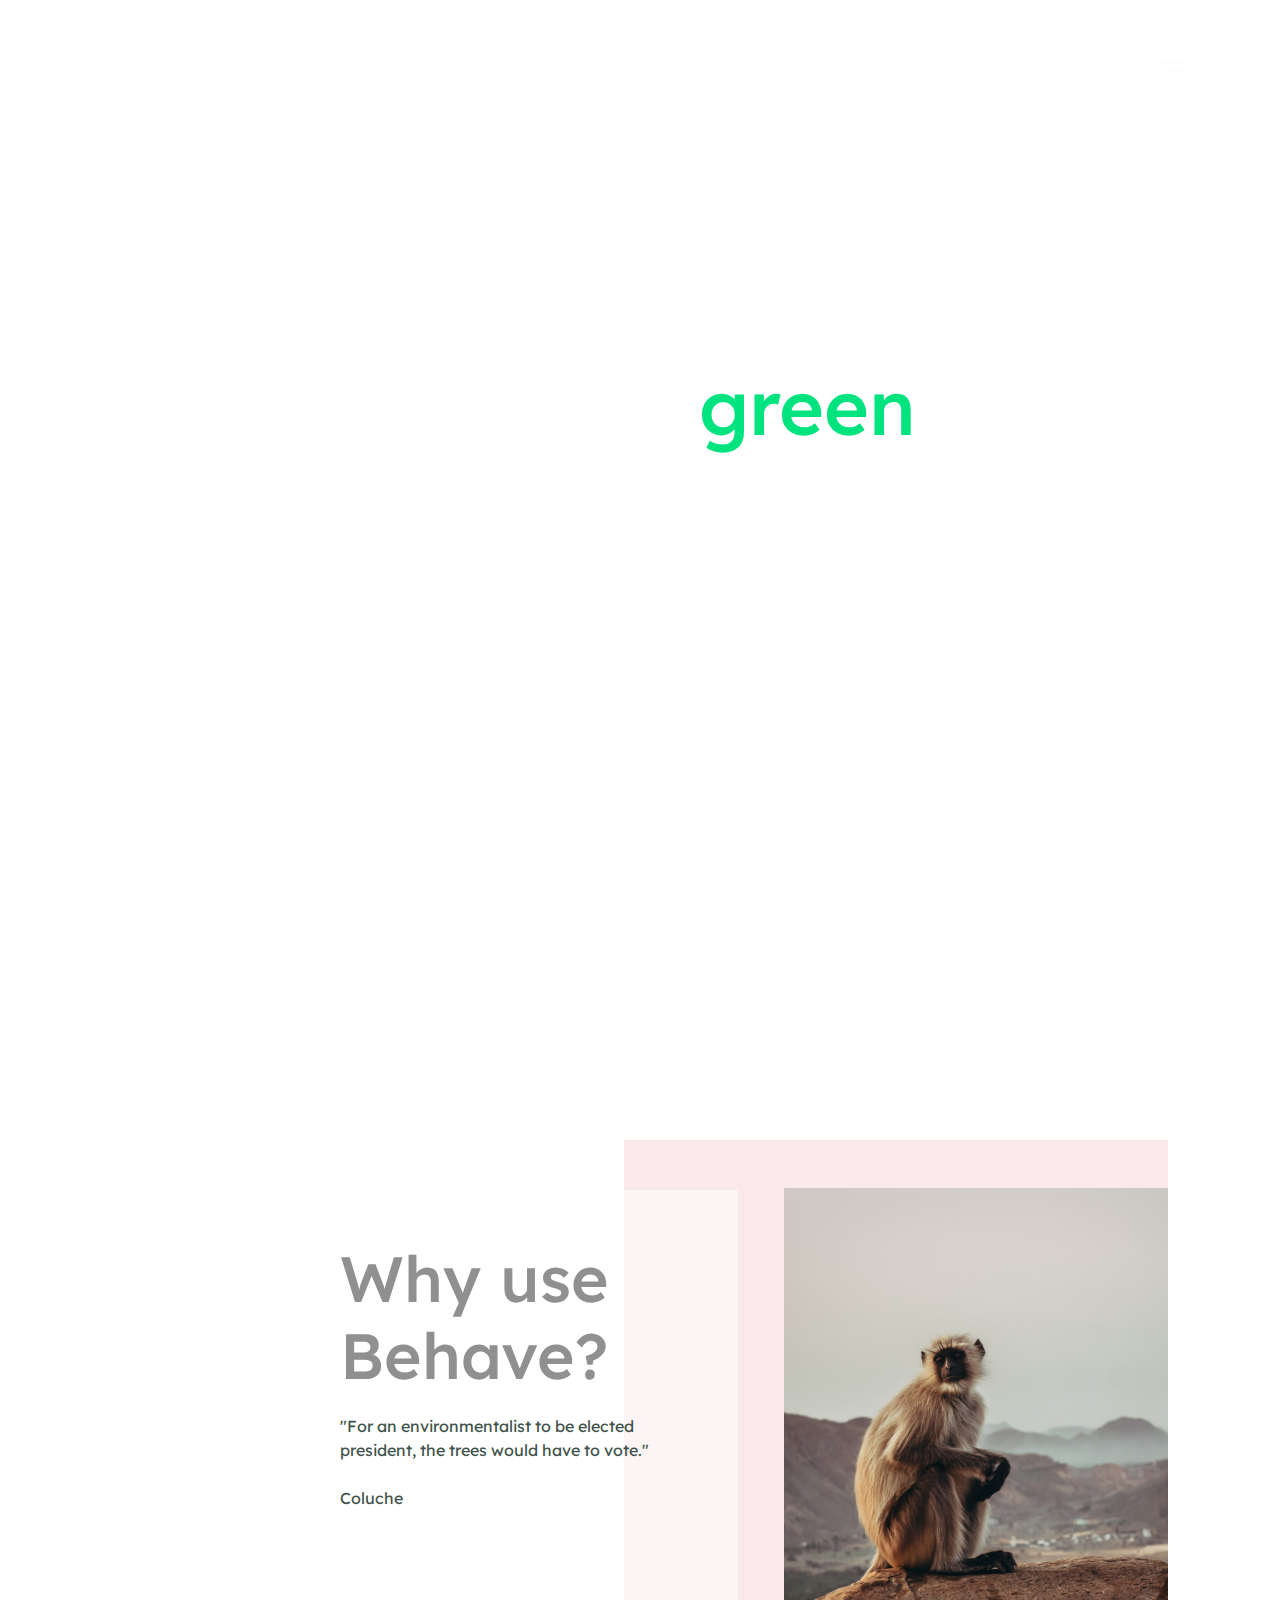
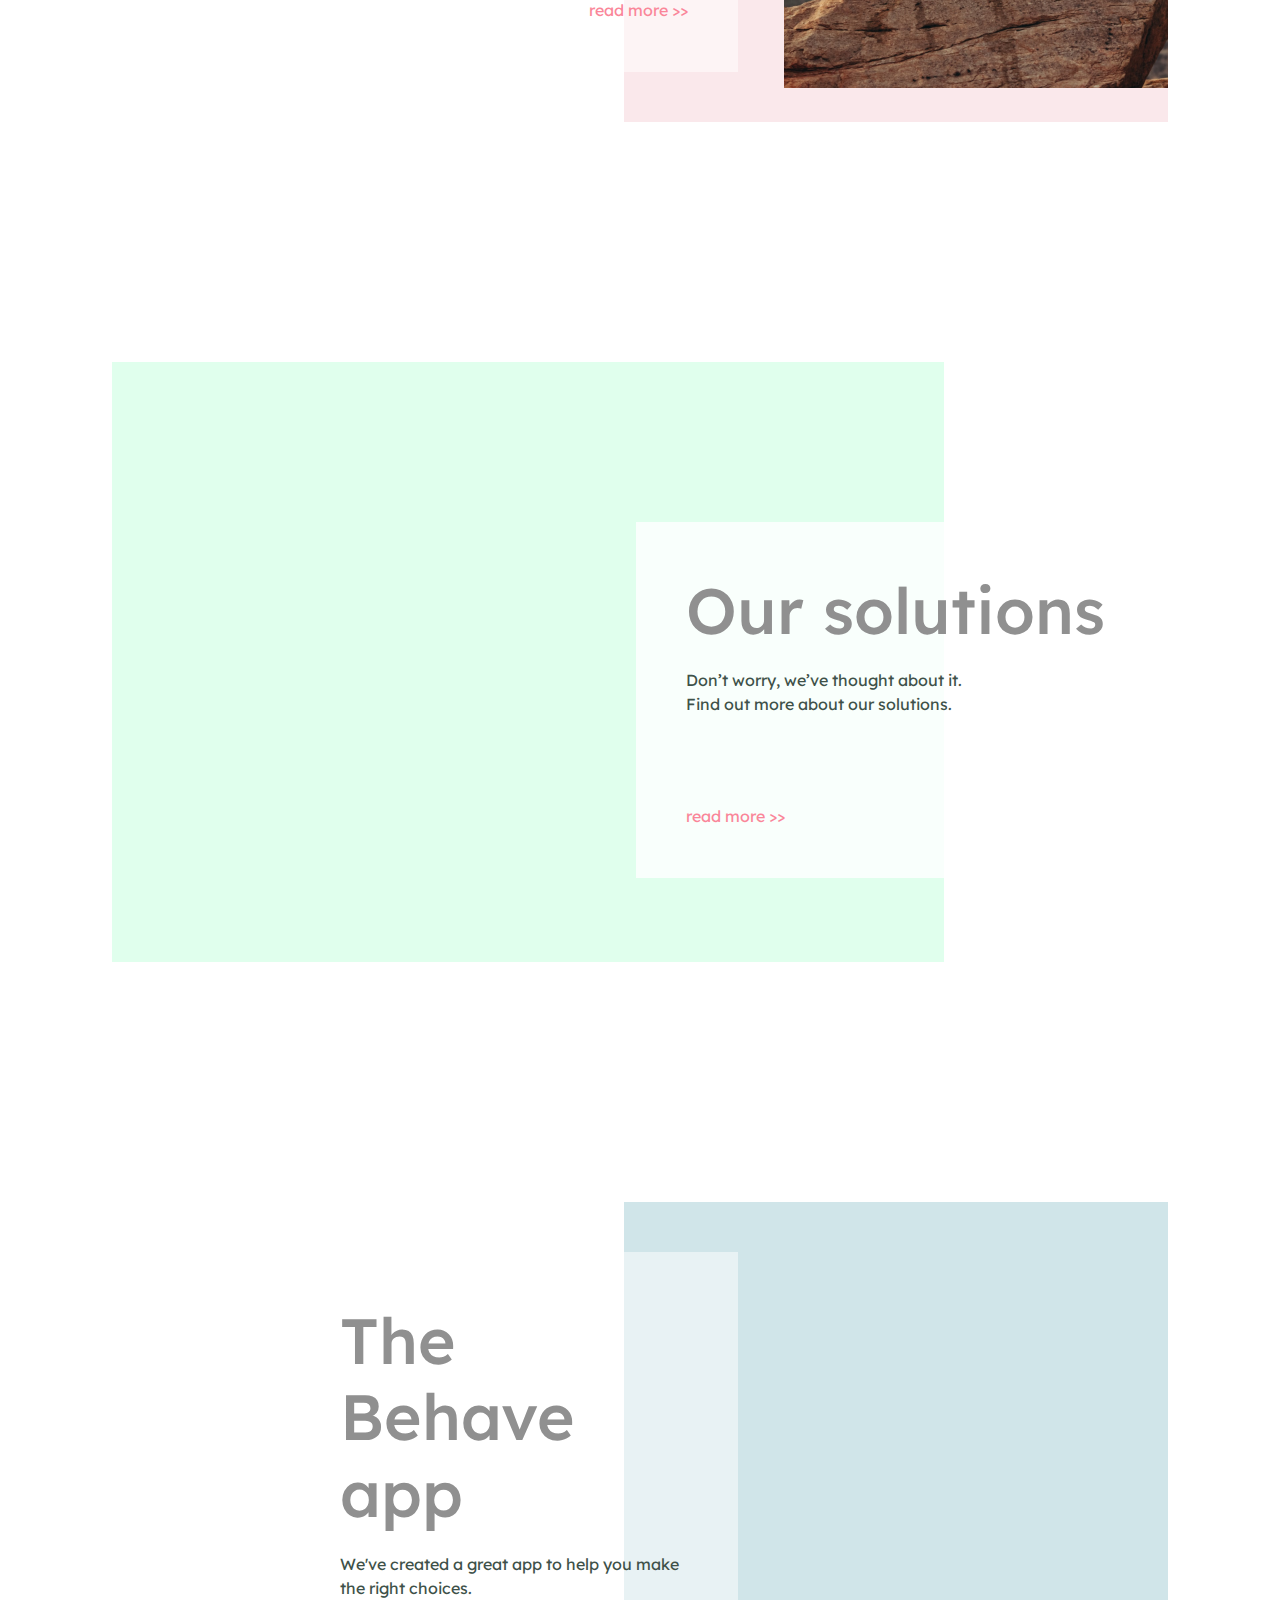
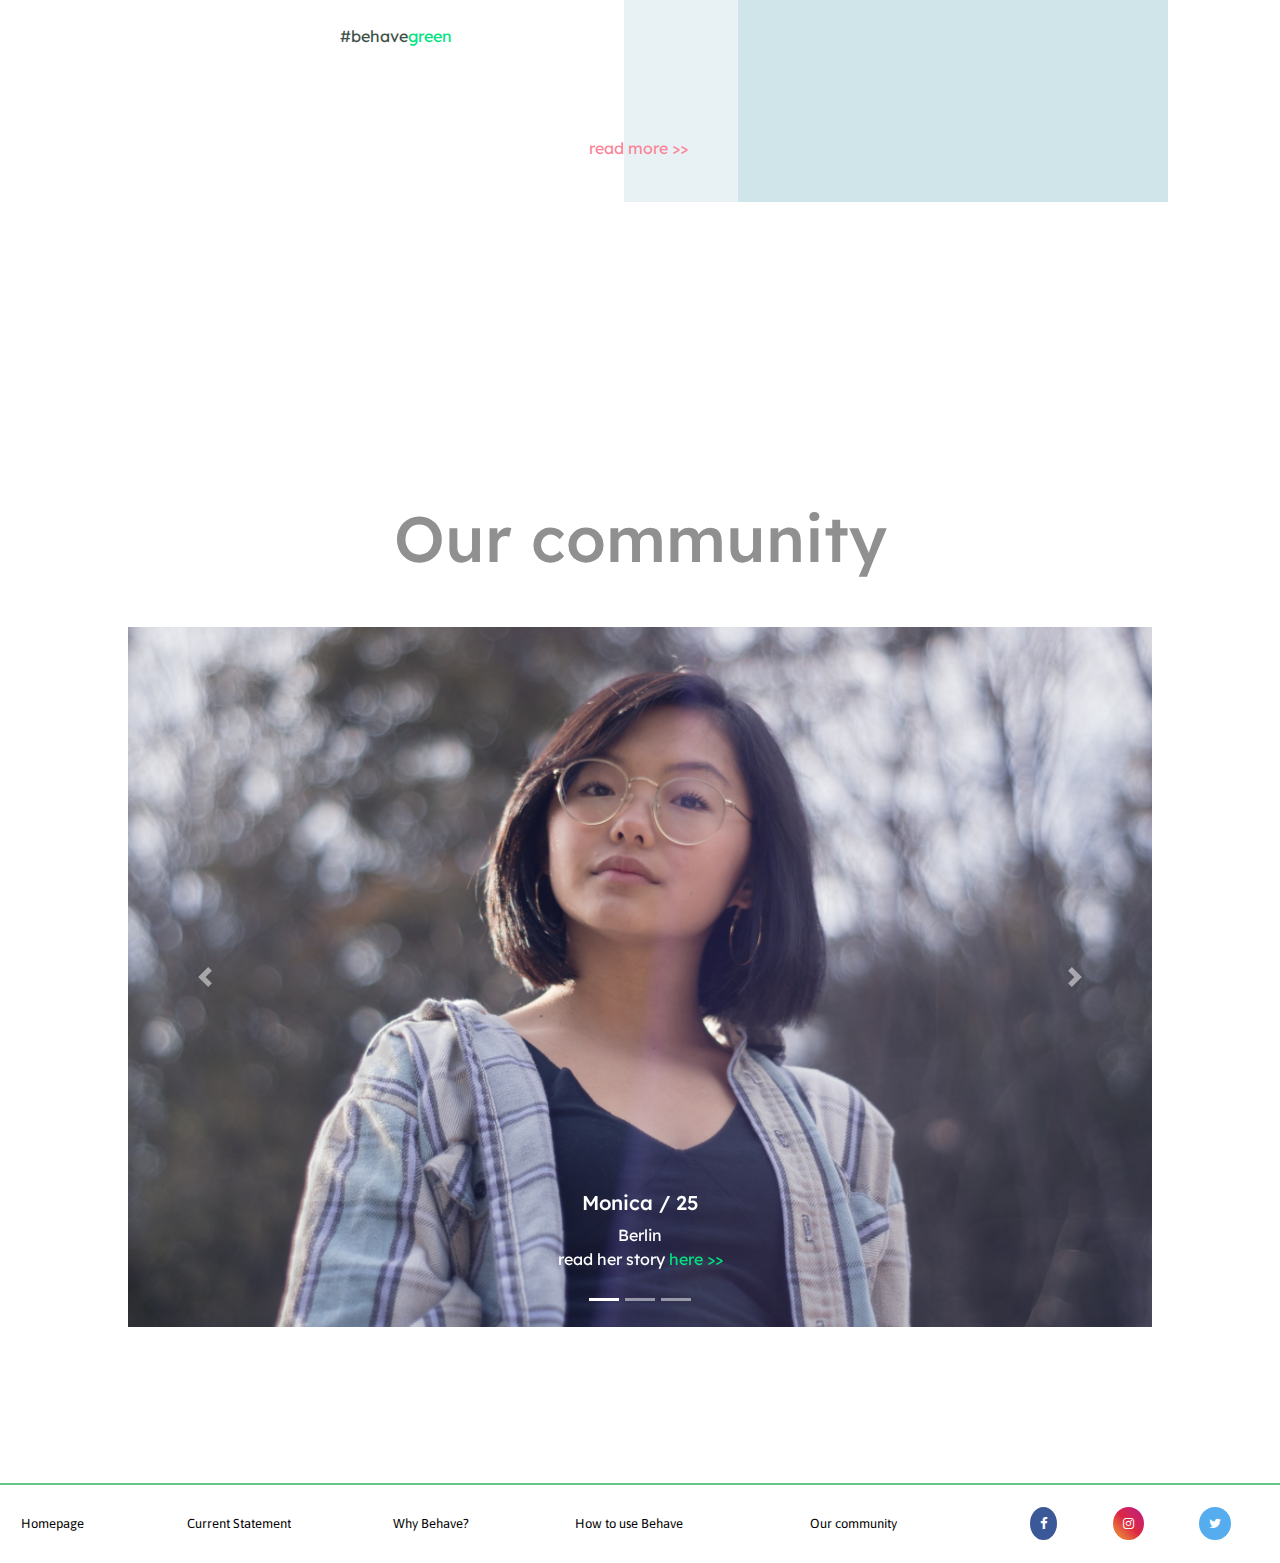
<file: index.html>
<!DOCTYPE html>
<html lang="en">
    <head>
        <meta charset="UTF-8">
        <meta name='viewport' content='width=device-width, initial-scale=1.0, maximum-scale=1.0' />

        <title>Behave</title>
        <link href="https://stackpath.bootstrapcdn.com/bootstrap/4.3.1/css/bootstrap.min.css" rel="stylesheet" integrity="sha384-ggOyR0iXCbMQv3Xipma34MD+dH/1fQ784/j6cY/iJTQUOhcWr7x9JvoRxT2MZw1T" crossorigin="anonymous">
        <link href="https://fonts.googleapis.com/css?family=Asap&display=swap" rel="stylesheet">
        <link href="https://fonts.googleapis.com/css?family=Lexend+Deca&display=swap" rel="stylesheet">
        <script src="https://code.jquery.com/jquery-3.2.1.slim.min.js" integrity="sha384-KJ3o2DKtIkvYIK3UENzmM7KCkRr/rE9/Qpg6aAZGJwFDMVNA/GpGFF93hXpG5KkN" crossorigin="anonymous"></script>
        <script src="https://cdnjs.cloudflare.com/ajax/libs/popper.js/1.12.9/umd/popper.min.js" integrity="sha384-ApNbgh9B+Y1QKtv3Rn7W3mgPxhU9K/ScQsAP7hUibX39j7fakFPskvXusvfa0b4Q" crossorigin="anonymous"></script>
        <script src="https://stackpath.bootstrapcdn.com/bootstrap/4.3.1/js/bootstrap.min.js" integrity="sha384-JjSmVgyd0p3pXB1rRibZUAYoIIy6OrQ6VrjIEaFf/nJGzIxFDsf4x0xIM+B07jRM" crossorigin="anonymous"></script>
        <link rel="stylesheet" type="text/css" href="footer_home.css">
        <link rel="stylesheet" href="https://cdnjs.cloudflare.com/ajax/libs/font-awesome/4.7.0/css/font-awesome.min.css">
        <link rel='stylesheet' href='homepagestyle.css'>
        <link rel="stylesheet" href="navbar.css">
        <link rel="shortcut icon" type="image/ico" href="pics/favicon.ico"/>
    </head>
    <body>
        
    <header>
    
        

        <div style="width: 100%;">
        <!--Navbar---------------------------------------------------------------------------------------------------------------------------- -->
        <nav class="navbar navbar-dark lighten-4 mb-4" >

            <!-- Navbar brand -->
            <a href="#" class="navbar-brand">
                <img src="pics/logo_BeHave_blc.png"  width="60" height="60" class="d-inline-block align-top navbar-logo-vert" alt="logo behave">
                <span class="navbar-texte-blc" style="font-size: 45px; margin: 0 20px 0 0;">
                    Behave
                </span>
            </a>

            <!-- Collapse button -->
            <button class="navbar-toggler first-button" style="border:0px;" type="button" data-toggle="collapse" data-target="#navbarSupportedContent20" aria-controls="navbarSupportedContent20" aria-expanded="false" aria-label="Toggle navigation">
                <div class="animated-icon1">
                    <span><img src="pics/burger_menu_blc.png" width="30"></span>
                </div>
            </button>

            <!-- Collapsible content -->
            <div class="collapse navbar-collapse" id="navbarSupportedContent20" >
                <!-- Links -->
                <div class="menu_Display_Raw">
                    <a href="#problemes" style="color:#FFFFFF;" title="Current Statement">Why use Behave?</a>
                    <a href="#solutions" style="color:#FFFFFF;" title="Why Behave ?">Our solutions</a>
                    <a href="#appli" style="color:#FFFFFF;" title="How to use Behave">The Behave app</a>
                    <a href="#communaute" style="color:#FFFFFF;" title="Our community">The Behave community</a>
                    <a href="contact.html" style="color:#FFFFFF;" title="How to use Behave">Contact us</a>
                </div>
                <!-- Links -->
            </div>
            <!-- Collapsible content -->
        </nav>
        <!--/.Navbar---------------------------------------------------------------------------------------------------------------------------- -->
        </div>



        <div class="title"><h1>#<span class="bold">be</span>have<span class="green">green</span></h1></div>
    </header>

    <section class="problemes" id="problemes">
        <div class="pink">
            <div class="problemesimg"></div>
        </div>
        <div class="problemescontainer">
            <h2>Why use Behave?</h2>
            <!--<p class="summary">Lorem ipsum dolor sit amet, consectetur adipiscing elit, sed do eiusmod tempor incididunt ut labore et dolore magna aliqua.</p>-->
            <p class="paragraph">"For an environmentalist to be elected president, the trees would have to vote."
            <br>
            <br>
            Coluche</p>
            <br>
            <br>
            <br>
            <a href="problemes.html">read more >></a>
        </div>
    </section>
    <section class="solutions" id="solutions">
        <div class="lightgreen">
            <div class="solutionsimg"></div>
        </div>
        <div class="solutionscontainer">
            <h2>Our solutions</h2>
            <!--<p class="summary">Lorem ipsum dolor sit amet, consectetur adipiscing elit, sed do eiusmod tempor incididunt ut labore et dolore magna aliqua.</p>-->
            <p class="paragraph">Don’t worry, we’ve thought about it.<br>Find out more about our solutions.</p>
            <br>
            <br>
            <br>
            <a href="solutions.html">read more >></a>
        </div>
    </section>
    <section class="problemes" id="appli">
        <div class="lightblue">
            <div class="appimg"></div>
        </div>
        <div class="problemescontainer">
            <h2>The Behave app</h2>
            <!--<p class="summary">Lorem ipsum dolor sit amet, consectetur adipiscing elit, sed do eiusmod tempor incididunt ut labore et dolore magna aliqua.</p>-->
            <p class="paragraph">We've created a great app to help you make the right choices.
            <br>
            <br>
            #behave<span class="green">green</span></p>
            <br>
            <br>
            <br>
            <a href="appli.html">read more >></a>
        </div>
    </section>
    <section class="communaute" id="communaute">
        <h2>Our community</h2>
        <div id="carouselExampleIndicators" class="carousel slide" data-ride="carousel">
            <ol class="carousel-indicators">
            <li data-target="#carouselExampleIndicators" data-slide-to="0" class="active" data-interval="100"></li>
            <li data-target="#carouselExampleIndicators" data-slide-to="1" data-interval="100"></li>
            <li data-target="#carouselExampleIndicators" data-slide-to="2" data-interval="100"></li>
            </ol>
            <div class="carousel-inner">
            <div class="carousel-item active">
                    <img class="d-block w-100" src="img/slideshow01.jpeg" alt="First slide">
                    <div class="carousel-caption d-none d-md-block">
                        <h5>Monica / 25</h5>
                        <p>Berlin<br>
                        read her story <a href="#">here >></a></p>
                    </div>
            </div>
            <div class="carousel-item">
                    <img class="d-block w-100" src="img/slideshow02.jpeg" alt="Second slide">
                    <div class="carousel-caption d-none d-md-block">
                        <h5>Ross / 29</h5>
                        <p>Currently in Amsterdam<br>
                        read his story <a href="#">here >></a></p>
                    </div>
            </div>
            <div class="carousel-item">
                    <img class="d-block w-100" src="img/slideshow03.jpeg" alt="Third slide">
                    <div class="carousel-caption d-none d-md-block">
                        <h5>Rachel / 27</h5>
                        <p>Budapest<br>
                        read her story <a href="#">here >></a></p>
                    </div>
            </div>
            </div>
            <a class="carousel-control-prev" href="#carouselExampleIndicators" role="button" data-slide="prev">
            <span class="carousel-control-prev-icon" aria-hidden="true"></span>
            <span class="sr-only">Previous</span>
            </a>
            <a class="carousel-control-next" href="#carouselExampleIndicators" role="button" data-slide="next">
            <span class="carousel-control-next-icon" aria-hidden="true"></span>
            <span class="sr-only">Next</span>
            </a>
        </div>
    </section>




    <footer>
        <div class="Footer_Display_Raw">
            <div class="Footer_Display_Col">
                <a href="index.html" title="Go to Homepage" class="link">Homepage</a>
                <a href="problemes.html" title="Current Statement"class="link">Current Statement</a>
                <a href="solutions.html" title="Why Behave ?"class="link">Why Behave?</a>
            </div>
            <div class="Footer_Display_Col Footer_Display_Col2">
                <a href="appli.html" title="How to use Behave" class="link">How to use Behave</a>
                <a href="#communaute" title="Our community" class="link">Our community</a>
            </div>
            <div class="Footer_Display_Icon">
                <a href="https://www.facebook.com" title="Follow us on Facebook" class="fa fa-facebook"></a>
                <a href="https://www.instagram.com" title="Follow us on Instagram" class="fa fa-instagram"></a>
                <a href="https://www.twitter.com" title="Follow us on Twitter" class="fa fa-twitter"></a>
            </div>
        </div>
    </footer>





    </body>
</html>
</file>
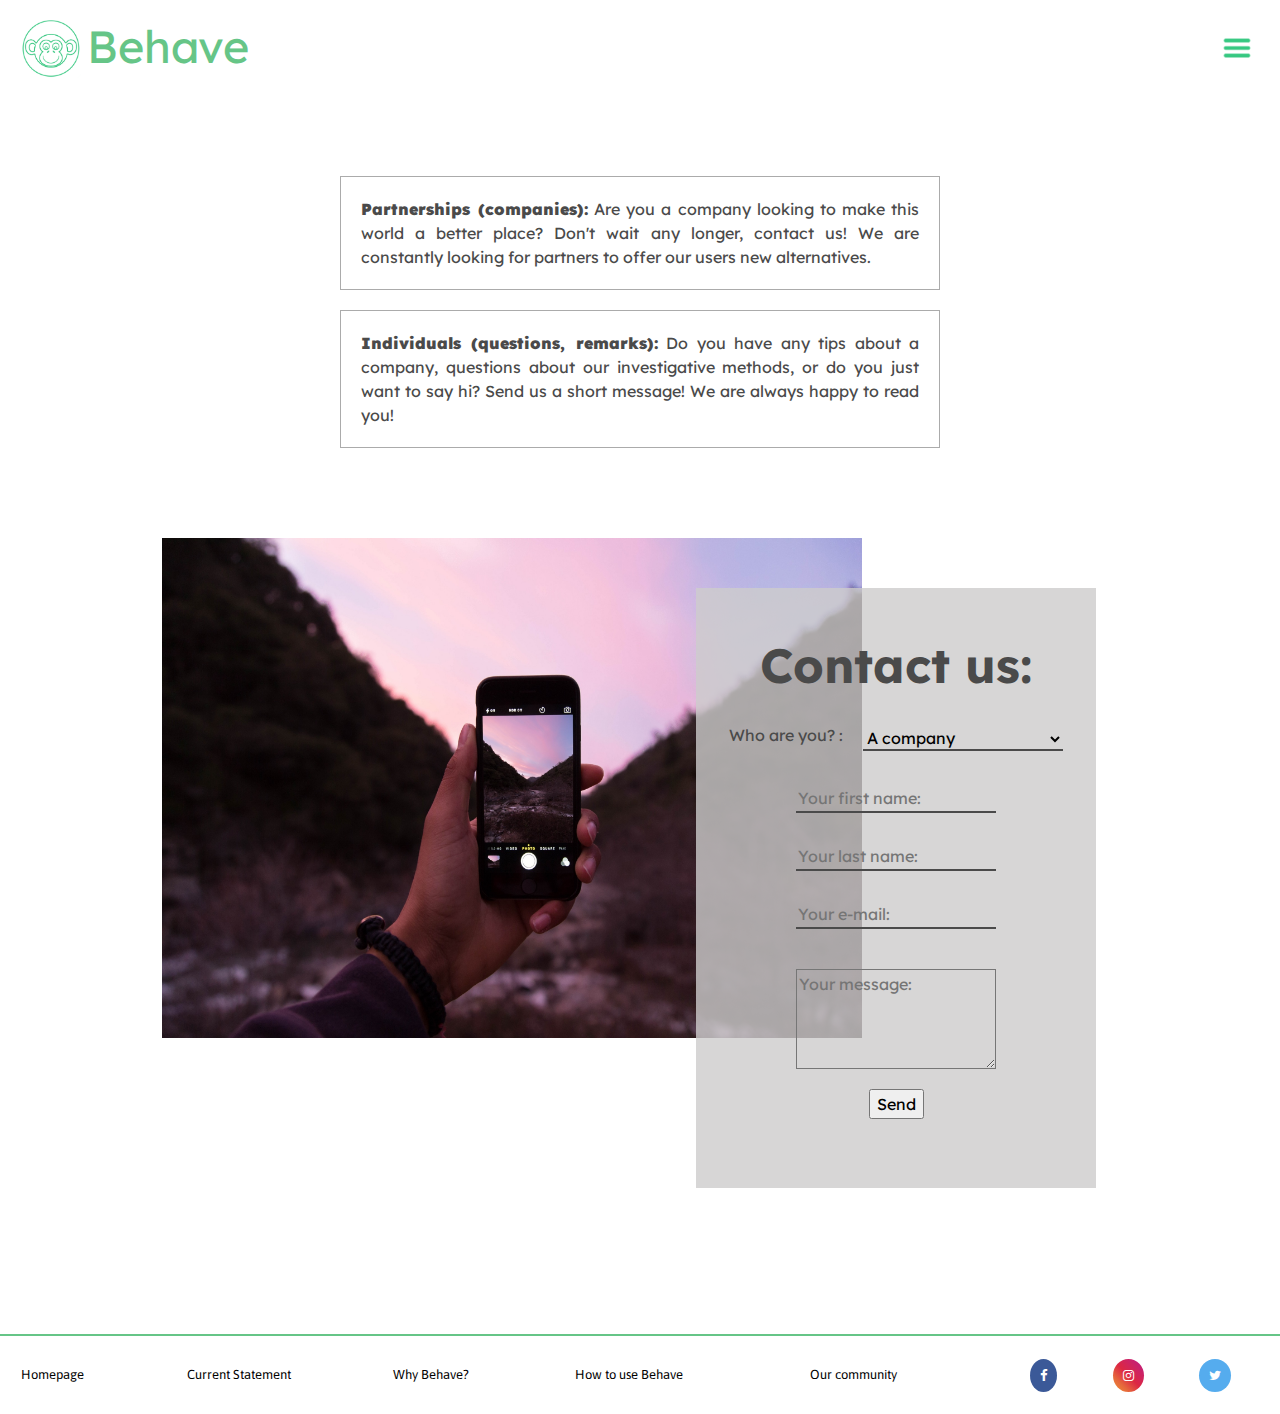
<file: contact.html>
<!DOCTYPE html>
<html lang=en>
    <head>
        <meta name='viewport' content='width=device-width, initial-scale=1.0, maximum-scale=1.0' />

        <link href="https://fonts.googleapis.com/css?family=Asap&display=swap" rel="stylesheet">
        <link href="https://fonts.googleapis.com/css?family=Lexend+Deca&display=swap" rel="stylesheet">
    

        <link rel="stylesheet" href="https://maxcdn.bootstrapcdn.com/bootstrap/4.0.0/css/bootstrap.min.css" integrity="sha384-Gn5384xqQ1aoWXA+058RXPxPg6fy4IWvTNh0E263XmFcJlSAwiGgFAW/dAiS6JXm" crossorigin="anonymous">

        <link rel="stylesheet" type="text/css" href="navbar.css">
        <link rel="stylesheet" type="text/css" href="footer.css">
        <link rel="stylesheet" href="https://cdnjs.cloudflare.com/ajax/libs/font-awesome/4.7.0/css/font-awesome.min.css">
        <link rel="shortcut icon" type="image/ico" href="pics/favicon.ico"/>
        <script src="https://code.jquery.com/jquery-3.2.1.slim.min.js" integrity="sha384-KJ3o2DKtIkvYIK3UENzmM7KCkRr/rE9/Qpg6aAZGJwFDMVNA/GpGFF93hXpG5KkN" crossorigin="anonymous"></script>
        <script src="https://cdnjs.cloudflare.com/ajax/libs/popper.js/1.12.9/umd/popper.min.js" integrity="sha384-ApNbgh9B+Y1QKtv3Rn7W3mgPxhU9K/ScQsAP7hUibX39j7fakFPskvXusvfa0b4Q" crossorigin="anonymous"></script>
        <script src="https://maxcdn.bootstrapcdn.com/bootstrap/4.0.0/js/bootstrap.min.js" integrity="sha384-JZR6Spejh4U02d8jOt6vLEHfe/JQGiRRSQQxSfFWpi1MquVdAyjUar5+76PVCmYl" crossorigin="anonymous"></script>
        <link rel="stylesheet" href="contact.css">
        


    </head>
    <body>


<!--  -:-:-:-:-:-:-:-:--:-:-:-:-:-:-:-:-:-:--:-:-:-:-:-: MENU :-:-:-:-:-:-:--:-:-:-:-:-:-:-:-:-:--:-:-:-:-:-:-:-:-:-:--:-:-:-:-:-:-:-:-:-:--:-: -->

<!--Navbar-->
<nav class="navbar navbar-light lighten-4 mb-4">

    <!-- Navbar brand -->
        <a href="index.html" class="navbar-brand">
          <img src="pics/logo_BeHave.png"  width="60" height="60" class="d-inline-block align-top navbar-logo-vert" alt="logo behave">
          <span class="navbar-texte-vert" style="font-size: 45px; margin: 0 20px 0 0;">
            Behave
          </span>
        </a>
        
  
    <!-- Collapse button -->
    <button class="navbar-toggler first-button" style="border:0px;" type="button" data-toggle="collapse" data-target="#navbarSupportedContent20"
      aria-controls="navbarSupportedContent20" aria-expanded="false" aria-label="Toggle navigation">
      <div class="animated-icon1"><span><img src="pics/burger_menu.png" width="30"></span></div>
    </button>
  

    <!-- Collapsible content -->
    <div class="collapse navbar-collapse" id="navbarSupportedContent20">
  
      <!-- Links -->
      <ul class="navbar-nav mr-auto" style="text-align: right;">
        <li class="nav-item">
          <a class="nav-link"  href="problemes.html">Why use Behave? </a>
        </li>
        <li class="nav-item">
          <a class="nav-link"href="solutions.html">Our solutions</a>
        </li>
        <li class="nav-item">
          <a class="nav-link" href="appli.html">The Behave app</a>
        </li>
        <li class="nav-item">
          <a class="nav-link" href="index.html#communaute">The Behave community</a>
        </li>
        <li class="nav-item">
          <a class="nav-link" style="color:#66c587;" href="contact.html">Contact us</a>
        </li>
      </ul>
      <!-- Links -->
  
    </div>
    <!-- Collapsible content -->
  
  </nav>
  <!--/.Navbar-->
<!--  -:-:-:-:-:-:-:-:--:-:-:-:-:-:-:-:-:-:--:-:-:-:-:-: MENU :-:-:-:-:-:-:--:-:-:-:-:-:-:-:-:-:--:-:-:-:-:-:-:-:-:-:--:-:-:-:-:-:-:-:-:-:--:-: -->

        <div class="container_text">
          <p class="text_contact"><span class="span_contact">Partnerships (companies):</span> Are you a company looking to make this world a better place?
            Don't wait any longer, contact us! We are constantly looking for partners to offer our users new alternatives.</p>
          <p class="text_contact"><span class="span_contact">Individuals (questions, remarks):</span> Do you have any tips about a company, questions about our investigative methods,
            or do you just want to say hi? Send us a short message! We are always happy to read you!</p>
        </div>
        <div class="container_form">
            <img class="img_contact" src="pics/image_contact.jpg" alt="Contact us. Girl with a phone">
            <form action="virtuel.php" method="POST" class="form1">
                <h1 class="h1_contact">Contact us:</h1>
                <div class="container_label_input">
                    <div class="pour_le_flex_label_input">
                        <label class="label_contact" for="who">Who are you? :</label>
                        <select name="list">
                            <option value="company">A company</option>
                            <option value="particular">An individual</option>
                        </select>
                    </div>
                    <div class= "div_pour_centrer">
                      <div class="pour_le_flex_label_input">
                          <input class="input_contact" type="text" name= "user_first_name" placeholder="Your first name:">
                      </div>
                      <div class="pour_le_flex_label_input">
                          <input class="input_contact" type="text" name= "user_last_name" placeholder="Your last name:">
                      </div>
                      <div class="pour_le_flex_label_input">
                          <input class="input_contact" type="email" name= "user_mail" placeholder="Your e-mail:">
                      </div>
                      <div class="pour_le_flex_label_input">
                          <textarea name="user_message" placeholder="Your message:"></textarea>
                      </div>
                    </div>
                    <input id="submit" type="submit" value="Send">
                </div>
            </form>
        </div>
        <footer class="footer_en_relatif">
          <div class="Footer_Display_Raw">
            <div class="Footer_Display_Col">
              <a href="index.html" title="Go to Homepage" class="link">Homepage</a>
              <a href="problemes.html" title="Current Statement"class="link">Current Statement</a>
              <a href="solutions.html" title="Why Behave?"class="link">Why Behave?</a>
            </div>
            <div class="Footer_Display_Col Footer_Display_Col2">
              <a href="appli.html" title="How to use Behave" class="link">How to use Behave</a>
              <a href="index.html#communaute" title="Our community" class="link">Our community</a>
            </div>
            <div class="Footer_Display_Icon">
              <a href="https://www.facebook.com" title="Follow us on Facebook" class="fa fa-facebook"></a>
              <a href="https://www.instagram.com" title="Follow us on Instagram" class="fa fa-instagram"></a>
              <a href="https://www.twitter.com" title="Follow us on Twitter" class="fa fa-twitter"></a>
            </div>
          </div>
          </footer>
          
          
    </body>
</html>
</file>
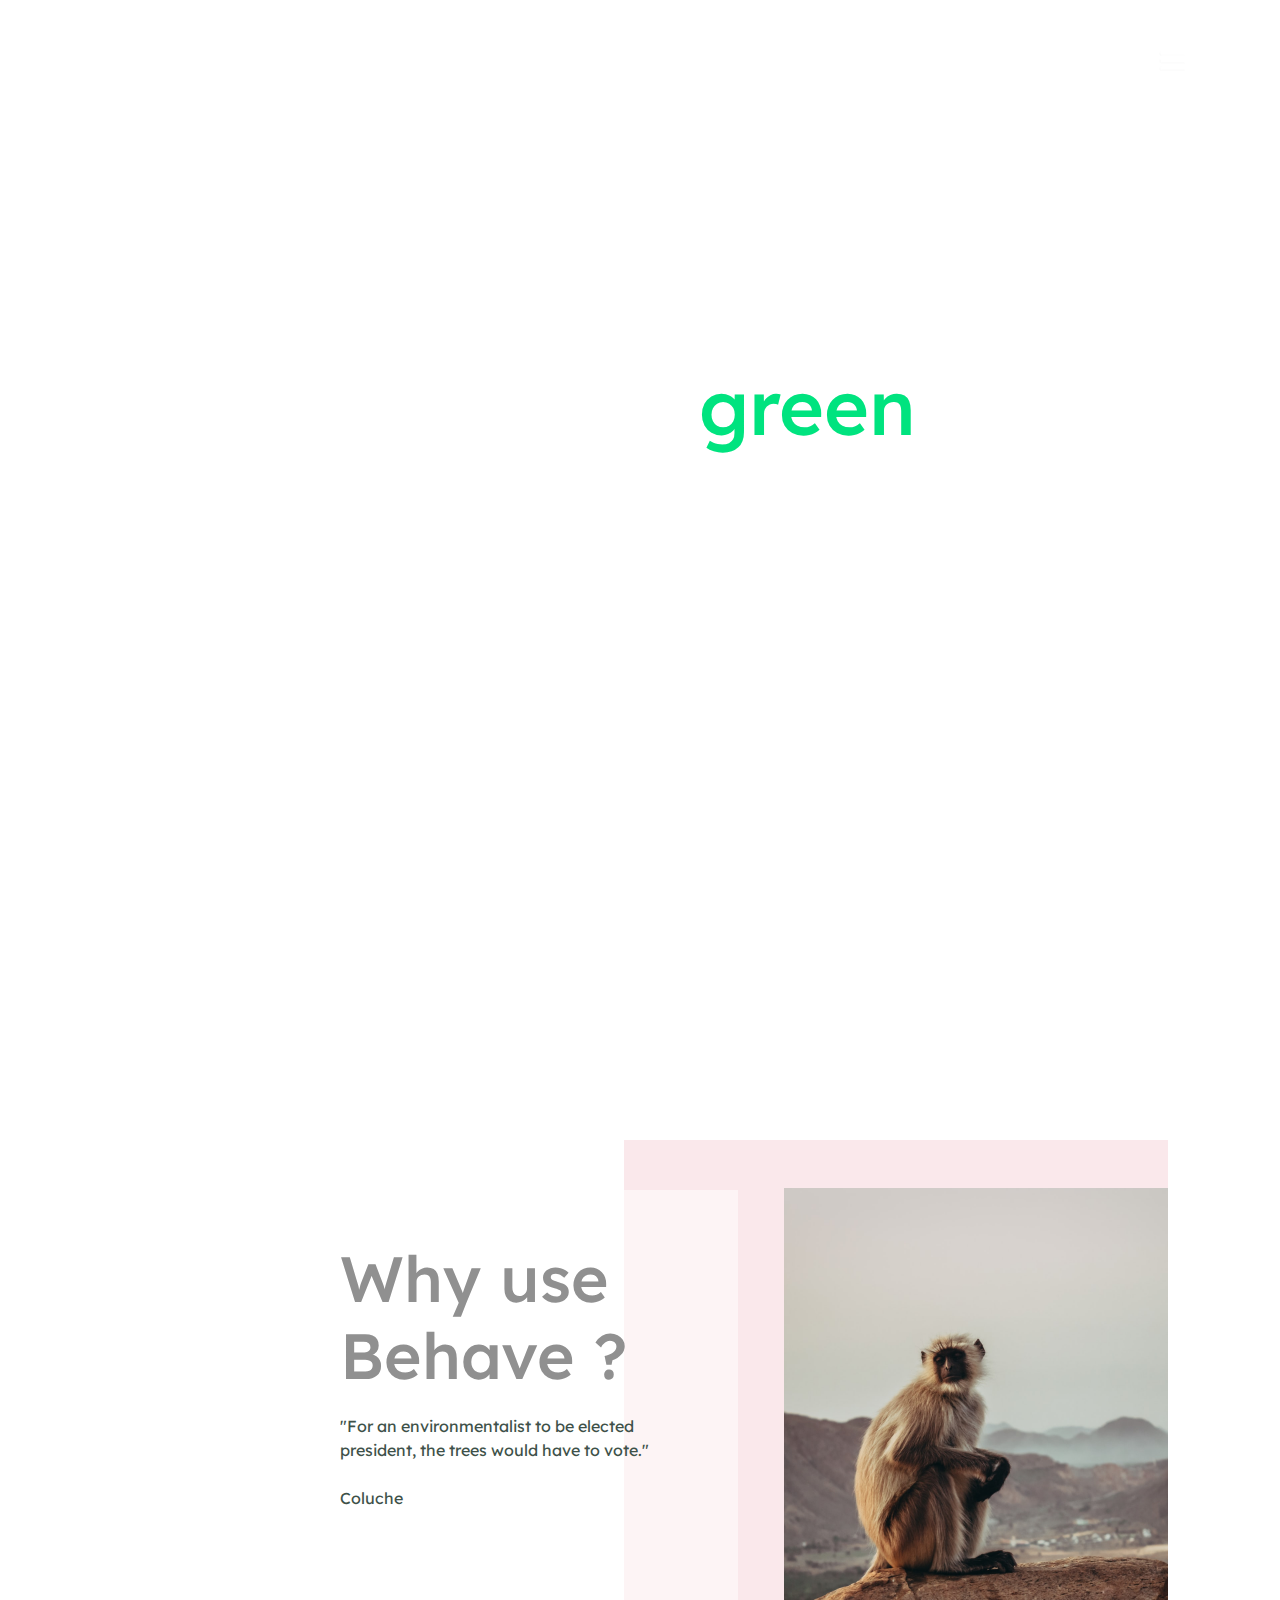
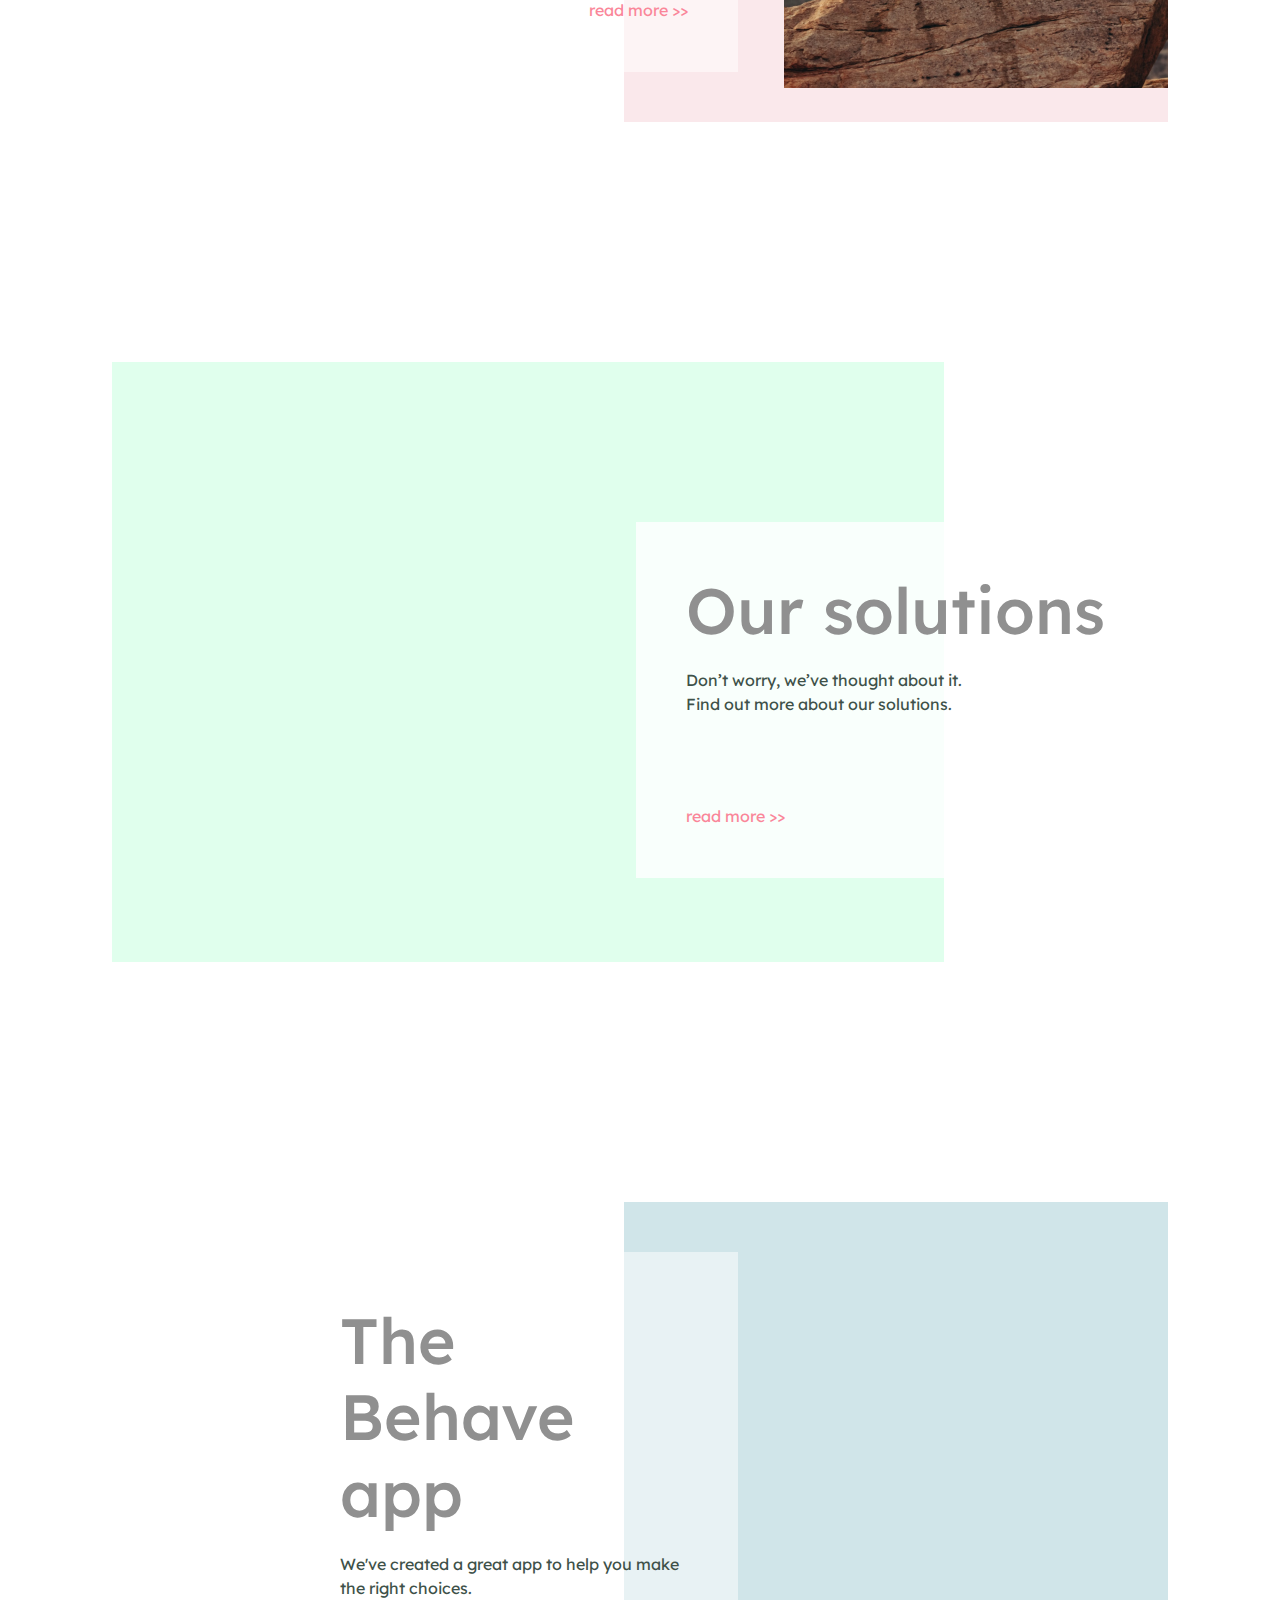
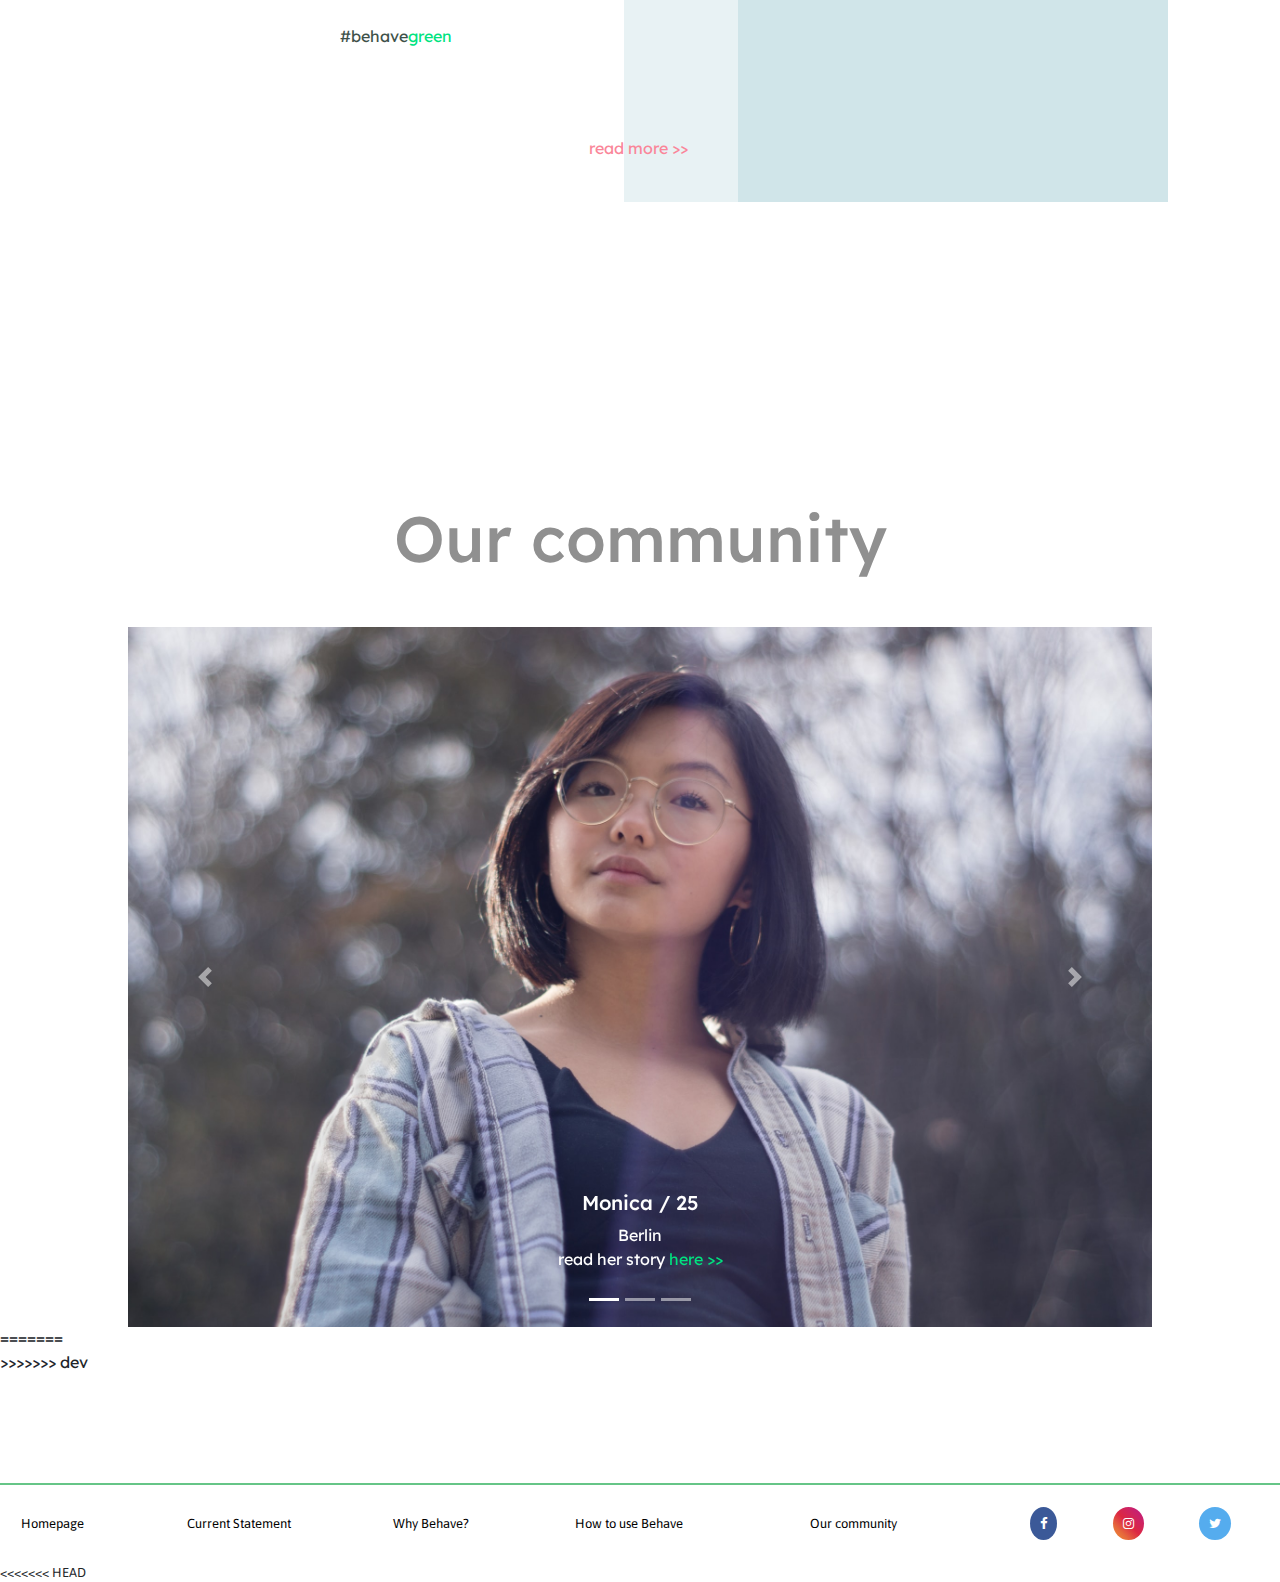
<file: homepage copie.html>
<!DOCTYPE html>
<html lang="en">
    <head>
        <meta charset="UTF-8">
        <link href="https://stackpath.bootstrapcdn.com/bootstrap/4.3.1/css/bootstrap.min.css" rel="stylesheet" integrity="sha384-ggOyR0iXCbMQv3Xipma34MD+dH/1fQ784/j6cY/iJTQUOhcWr7x9JvoRxT2MZw1T" crossorigin="anonymous">
        <link href="https://fonts.googleapis.com/css?family=Asap&display=swap" rel="stylesheet">
        <link href="https://fonts.googleapis.com/css?family=Lexend+Deca&display=swap" rel="stylesheet">
        <script src="https://code.jquery.com/jquery-3.2.1.slim.min.js" integrity="sha384-KJ3o2DKtIkvYIK3UENzmM7KCkRr/rE9/Qpg6aAZGJwFDMVNA/GpGFF93hXpG5KkN" crossorigin="anonymous"></script>
        <script src="https://cdnjs.cloudflare.com/ajax/libs/popper.js/1.12.9/umd/popper.min.js" integrity="sha384-ApNbgh9B+Y1QKtv3Rn7W3mgPxhU9K/ScQsAP7hUibX39j7fakFPskvXusvfa0b4Q" crossorigin="anonymous"></script>
        <script src="https://stackpath.bootstrapcdn.com/bootstrap/4.3.1/js/bootstrap.min.js" integrity="sha384-JjSmVgyd0p3pXB1rRibZUAYoIIy6OrQ6VrjIEaFf/nJGzIxFDsf4x0xIM+B07jRM" crossorigin="anonymous"></script>
        <link rel="stylesheet" type="text/css" href="footer.css">
        <link rel="stylesheet" href="https://cdnjs.cloudflare.com/ajax/libs/font-awesome/4.7.0/css/font-awesome.min.css">
        <link rel='stylesheet' href='homepagestyle.css'>
        <link rel="stylesheet" href="navbar.css">
        <link rel="shortcut icon" type="image/ico" href="pics/favicon.ico"/>
    </head>
    <body>
        <div class="conteneur" style="width: 100%">
            <header>
                <div class="conteneur" style="width: 100%">
                    <!--Navbar-->
                    <nav class="navbar navbar-dark lighten-4 mb-4" >

                        <!-- Navbar brand -->
                        <a href="#" class="navbar-brand">
                        <img src="pics/logo_BeHave_blc.png"  width="60" height="60" class="d-inline-block align-top navbar-logo-vert" alt="logo behave">
                        <span class="navbar-texte-blc" style="font-size: 45px; margin: 0 20px 0 0;">
                        Behave
                        </span>
                        </a>
                    
            
                        <!-- Collapse button -->
                        <button class="navbar-toggler first-button" style="border:0px;" type="button" data-toggle="collapse" data-target="#navbarSupportedContent20"
                        aria-controls="navbarSupportedContent20" aria-expanded="false" aria-label="Toggle navigation">
                            <div class="animated-icon1"><span><img src="pics/burger_menu_blc.png" width="30"></span></div>
                        </button>
            
            
                        <!-- Collapsible content -->
                        <div class="collapse navbar-collapse" id="navbarSupportedContent20" >
            
                            <!-- Links -->
                            <ul class="navbar-nav mr-auto">
                                <li class="nav-item">
                                <a class="nav-link" style="color:#FFFFFF;"  href="#problemes">Why use Behave? </a>
                                </li>
                                <li class="nav-item">
                                <a class="nav-link" style="color:#FFFFFF;" href="#solutions">Our solutions</a>
                                </li>
                                <li class="nav-item">
                                <a class="nav-link" style="color:#FFFFFF;" href="#appli">The Behave app</a>
                                </li>
                                <li class="nav-item">
                                <a class="nav-link" style="color:#FFFFFF;" href="#communaute">The Behave community</a>
                                </li>
                                <li class="nav-item">
                                <a class="nav-link" style="color:#FFFFFF;" href="#contact">Contact us</a>
                                </li>
                            </ul>
                            <!-- Links -->
            
                        </div>
                        <!-- Collapsible content -->
        
                    </nav>
                    <!--/.Navbar-->

                    <div class="title"><h1>#<span class="bold">be</span>have<span class="green">green</span></h1></div>
                </div>
            </header>
            <section class="problemes" id="problemes">
                <div class="pink">
                    <div class="problemesimg"></div>
                </div>
                <div class="problemescontainer">
                    <h2>Why use Behave ?</h2>
                    <!--<p class="summary">Lorem ipsum dolor sit amet, consectetur adipiscing elit, sed do eiusmod tempor incididunt ut labore et dolore magna aliqua.</p>-->
                    <p class="paragraph">"For an environmentalist to be elected president, the trees would have to vote."
                    <br>
                    <br>
                    Coluche</p>
                    <br>
                    <br>
                    <br>
                    <a href="problemes.html">read more >></a>
                </div>
            </section>
            <section class="solutions" id="solutions">
                <div class="lightgreen">
                    <div class="solutionsimg"></div>
                </div>
                <div class="solutionscontainer">
                    <h2>Our solutions</h2>
                    <!--<p class="summary">Lorem ipsum dolor sit amet, consectetur adipiscing elit, sed do eiusmod tempor incididunt ut labore et dolore magna aliqua.</p>-->
                    <p class="paragraph">Don’t worry, we’ve thought about it.<br>Find out more about our solutions.</p>
                    <br>
                    <br>
                    <br>
                    <a href="solutions.html">read more >></a>
                </div>
            </section>
            <section class="problemes" id="appli">
                <div class="lightblue">
                    <div class="appimg"></div>
                </div>
                <div class="problemescontainer">
                    <h2>The Behave app</h2>
                    <!--<p class="summary">Lorem ipsum dolor sit amet, consectetur adipiscing elit, sed do eiusmod tempor incididunt ut labore et dolore magna aliqua.</p>-->
                    <p class="paragraph">We've created a great app to help you make the right choices.
                    <br>
                    <br>
                    #behave<span class="green">green</span></p>
                    <br>
                    <br>
                    <br>
                    <a href="appli.html">read more >></a>
                </div>
            </section>
            <section class="communaute" id="communaute">
                <h2>Our community</h2>
                    <div id="carouselExampleIndicators" class="carousel slide" data-ride="carousel">
                        <ol class="carousel-indicators">
                        <li data-target="#carouselExampleIndicators" data-slide-to="0" class="active" data-interval="100"></li>
                        <li data-target="#carouselExampleIndicators" data-slide-to="1" data-interval="100"></li>
                        <li data-target="#carouselExampleIndicators" data-slide-to="2" data-interval="100"></li>
                        </ol>
                        <div class="carousel-inner">
                        <div class="carousel-item active">
                                <img class="d-block w-100" src="img/slideshow01.jpeg" alt="First slide">
                                <div class="carousel-caption d-none d-md-block">
                                    <h5>Monica / 25</h5>
                                    <p>Berlin<br>
                                    read her story <a href="#">here >></a></p>
                                </div>
                        </div>
                        <div class="carousel-item">
                                <img class="d-block w-100" src="img/slideshow02.jpeg" alt="Second slide">
                                <div class="carousel-caption d-none d-md-block">
                                    <h5>Ross / 29</h5>
                                    <p>Currently in Amsterdam<br>
                                    read his story <a href="#">here >></a></p>
                                </div>
                        </div>
                        <div class="carousel-item">
                                <img class="d-block w-100" src="img/slideshow03.jpeg" alt="Third slide">
                                <div class="carousel-caption d-none d-md-block">
                                    <h5>Rachel / 27</h5>
                                    <p>Budapest<br>
                                    read her story <a href="#">here >></a></p>
                                </div>
                        </div>
                        </div>
                        <a class="carousel-control-prev" href="#carouselExampleIndicators" role="button" data-slide="prev">
                        <span class="carousel-control-prev-icon" aria-hidden="true"></span>
                        <span class="sr-only">Previous</span>
                        </a>
                        <a class="carousel-control-next" href="#carouselExampleIndicators" role="button" data-slide="next">
                        <span class="carousel-control-next-icon" aria-hidden="true"></span>
                        <span class="sr-only">Next</span>
                        </a>
                    </div>
            </section>
            <footer>
                <div class="Footer_Display_Raw">
                    <div class="Footer_Display_Col">
                        <a href="homepage.html" title="Go to Homepage" class="link">Homepage</a>
                        <a href="problemes.html" title="Current Statement"class="link">Current Statement</a>
                        <a href="solutions.html" title="Why Behave ?"class="link">Why Behave?</a>
                    </div>
                    <div class="Footer_Display_Col Footer_Display_Col2">
                        <a href="appli.html" title="How to use Behave" class="link">How to use Behave</a>
                        <a href="#communaute" title="Our community" class="link">Our community</a>
                    </div>
                    <div class="Footer_Display_Icon">
                        <a href="https://www.facebook.com" title="Follow us on Facebook" class="fa fa-facebook"></a>
                        <a href="https://www.instagram.com" title="Follow us on Instagram" class="fa fa-instagram"></a>
                        <a href="https://www.twitter.com" title="Follow us on Twitter" class="fa fa-twitter"></a>
                    </div>
                </div>
<<<<<<< HEAD
           </footer>
=======
            </footer>
        </div>
>>>>>>> dev
    </body>
</html>
</file>
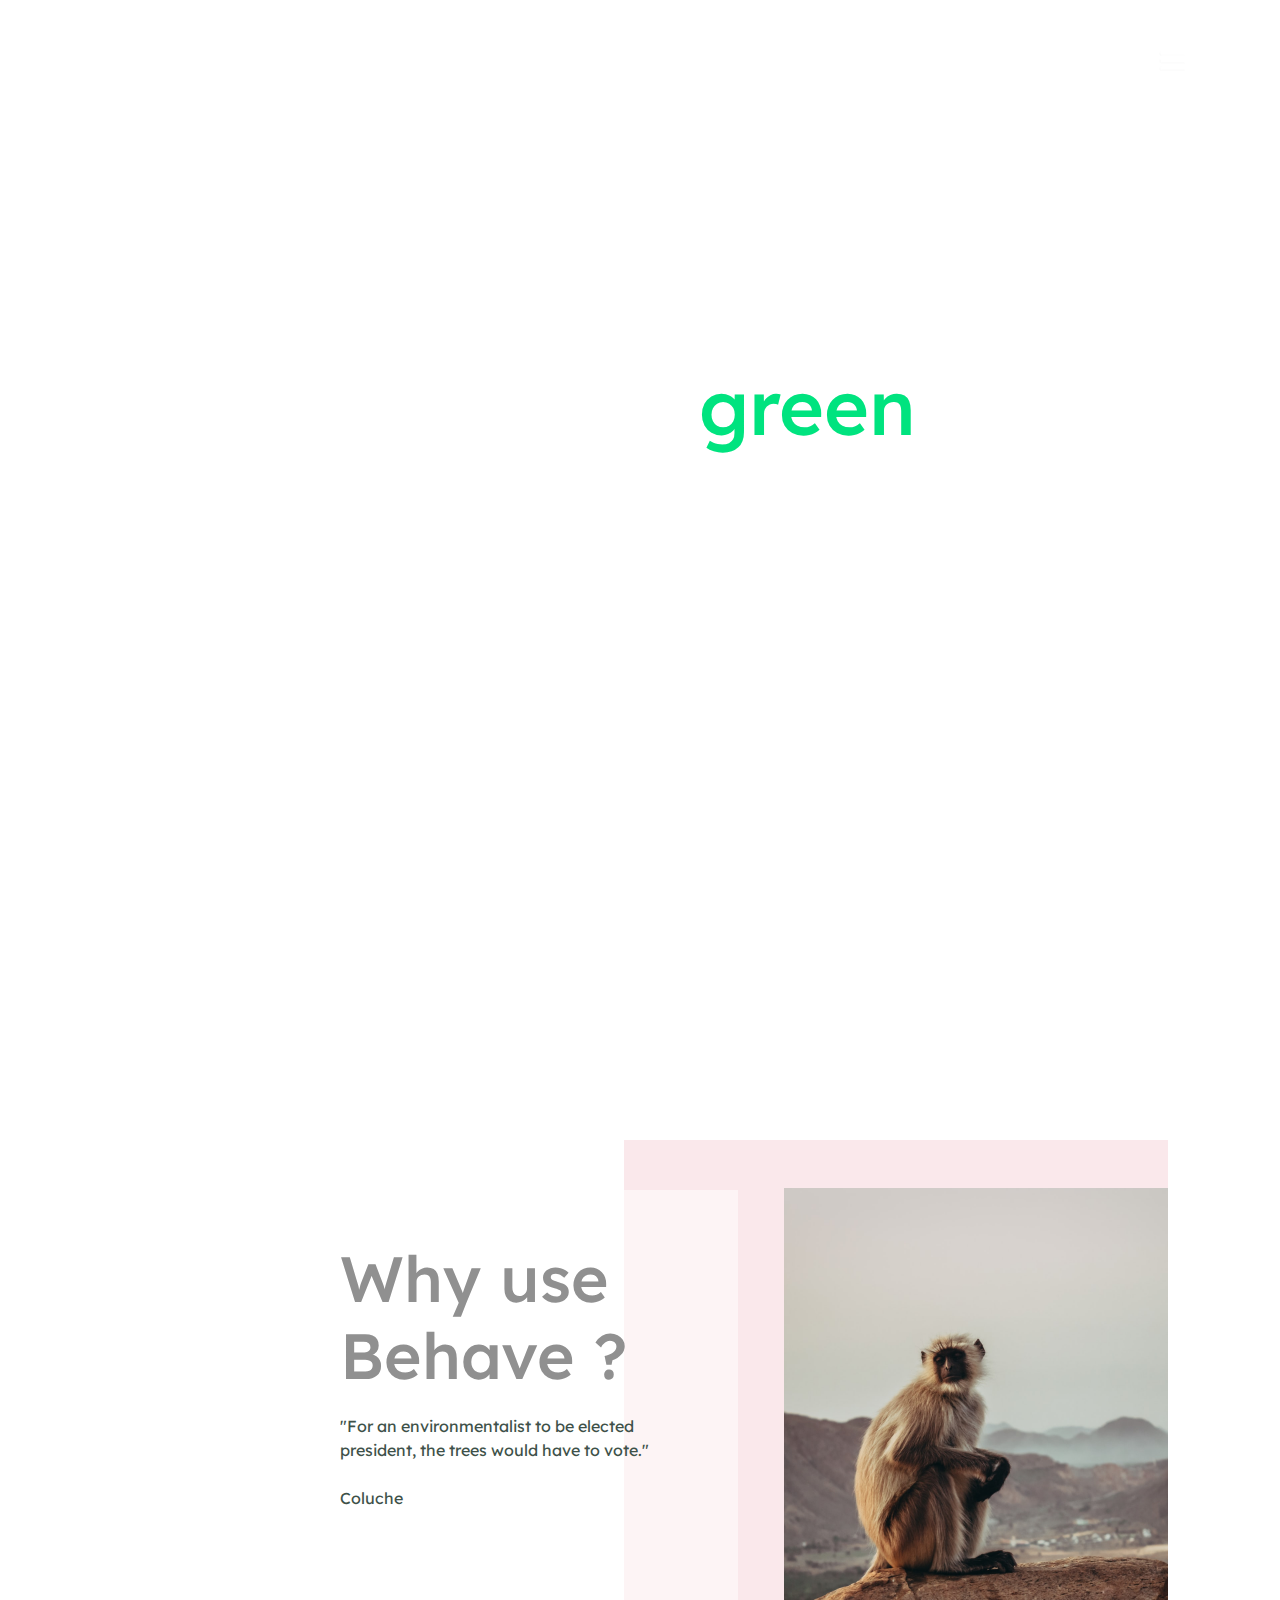
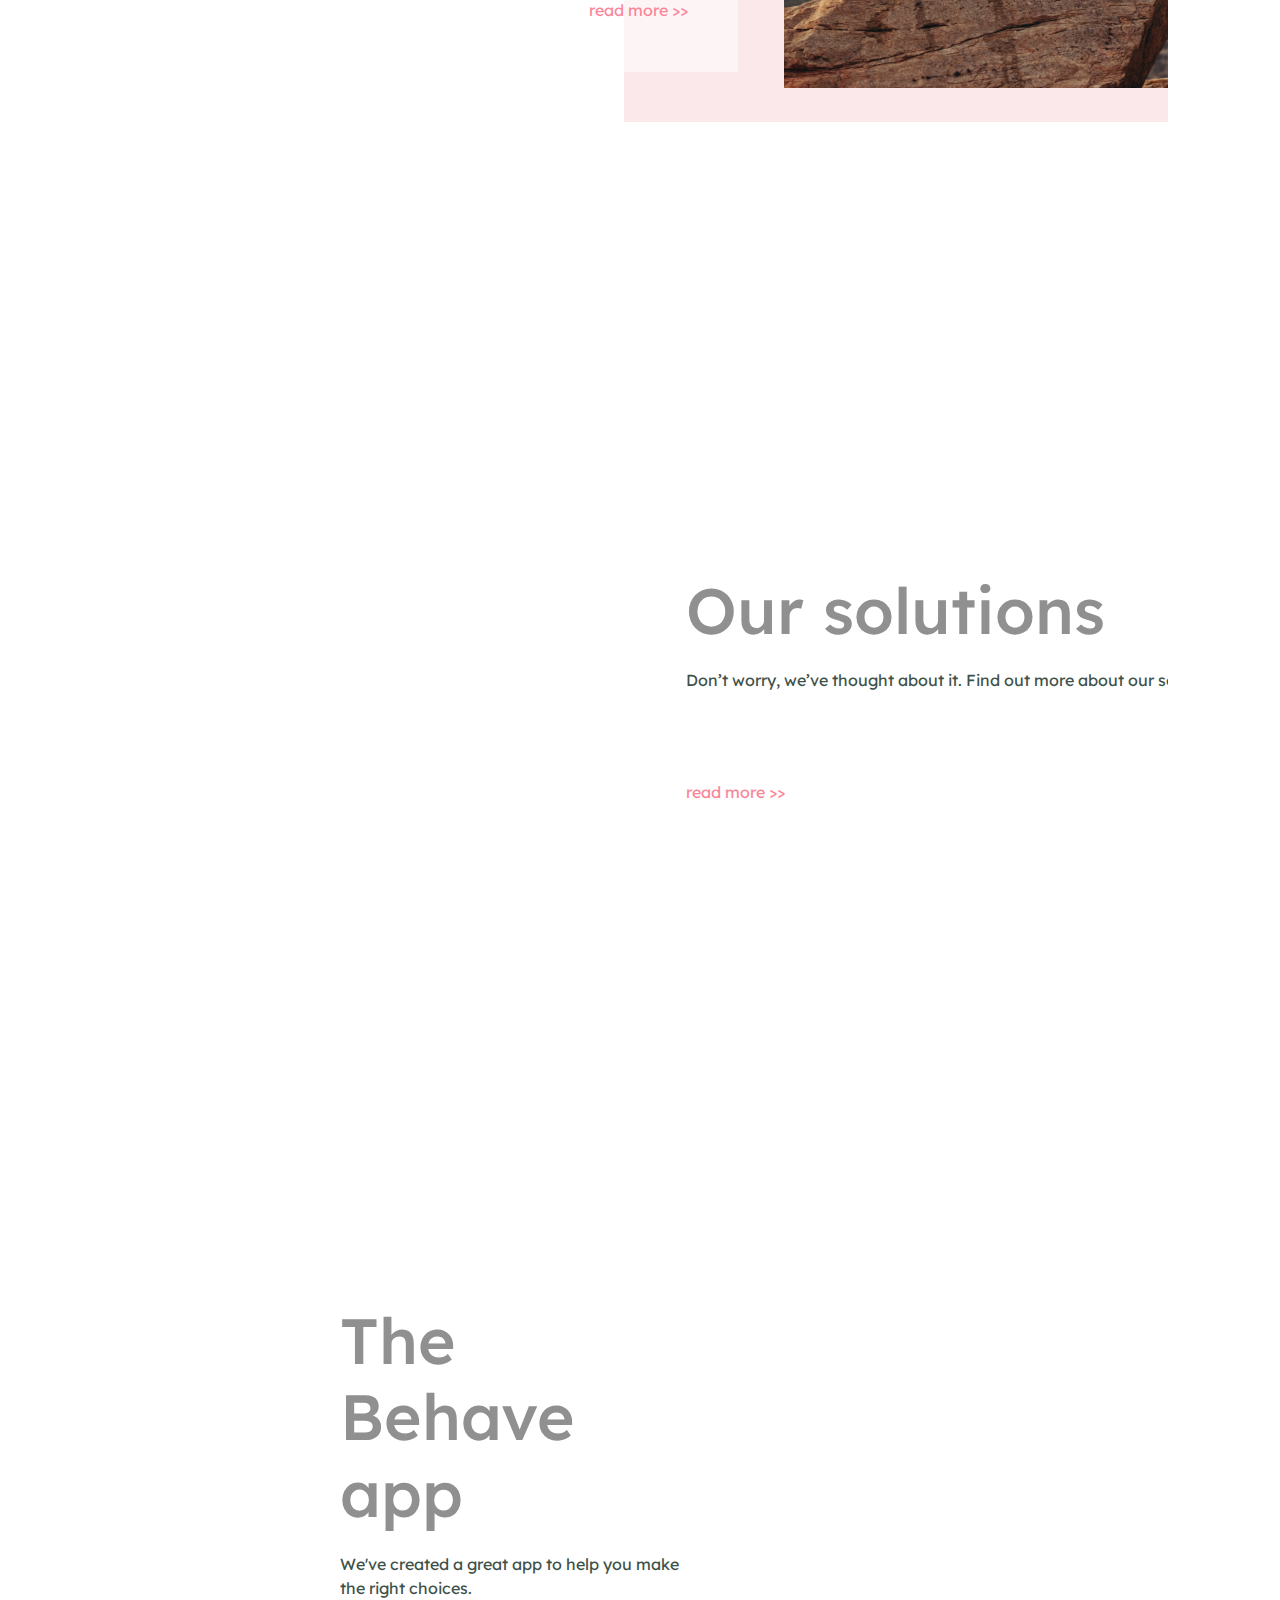
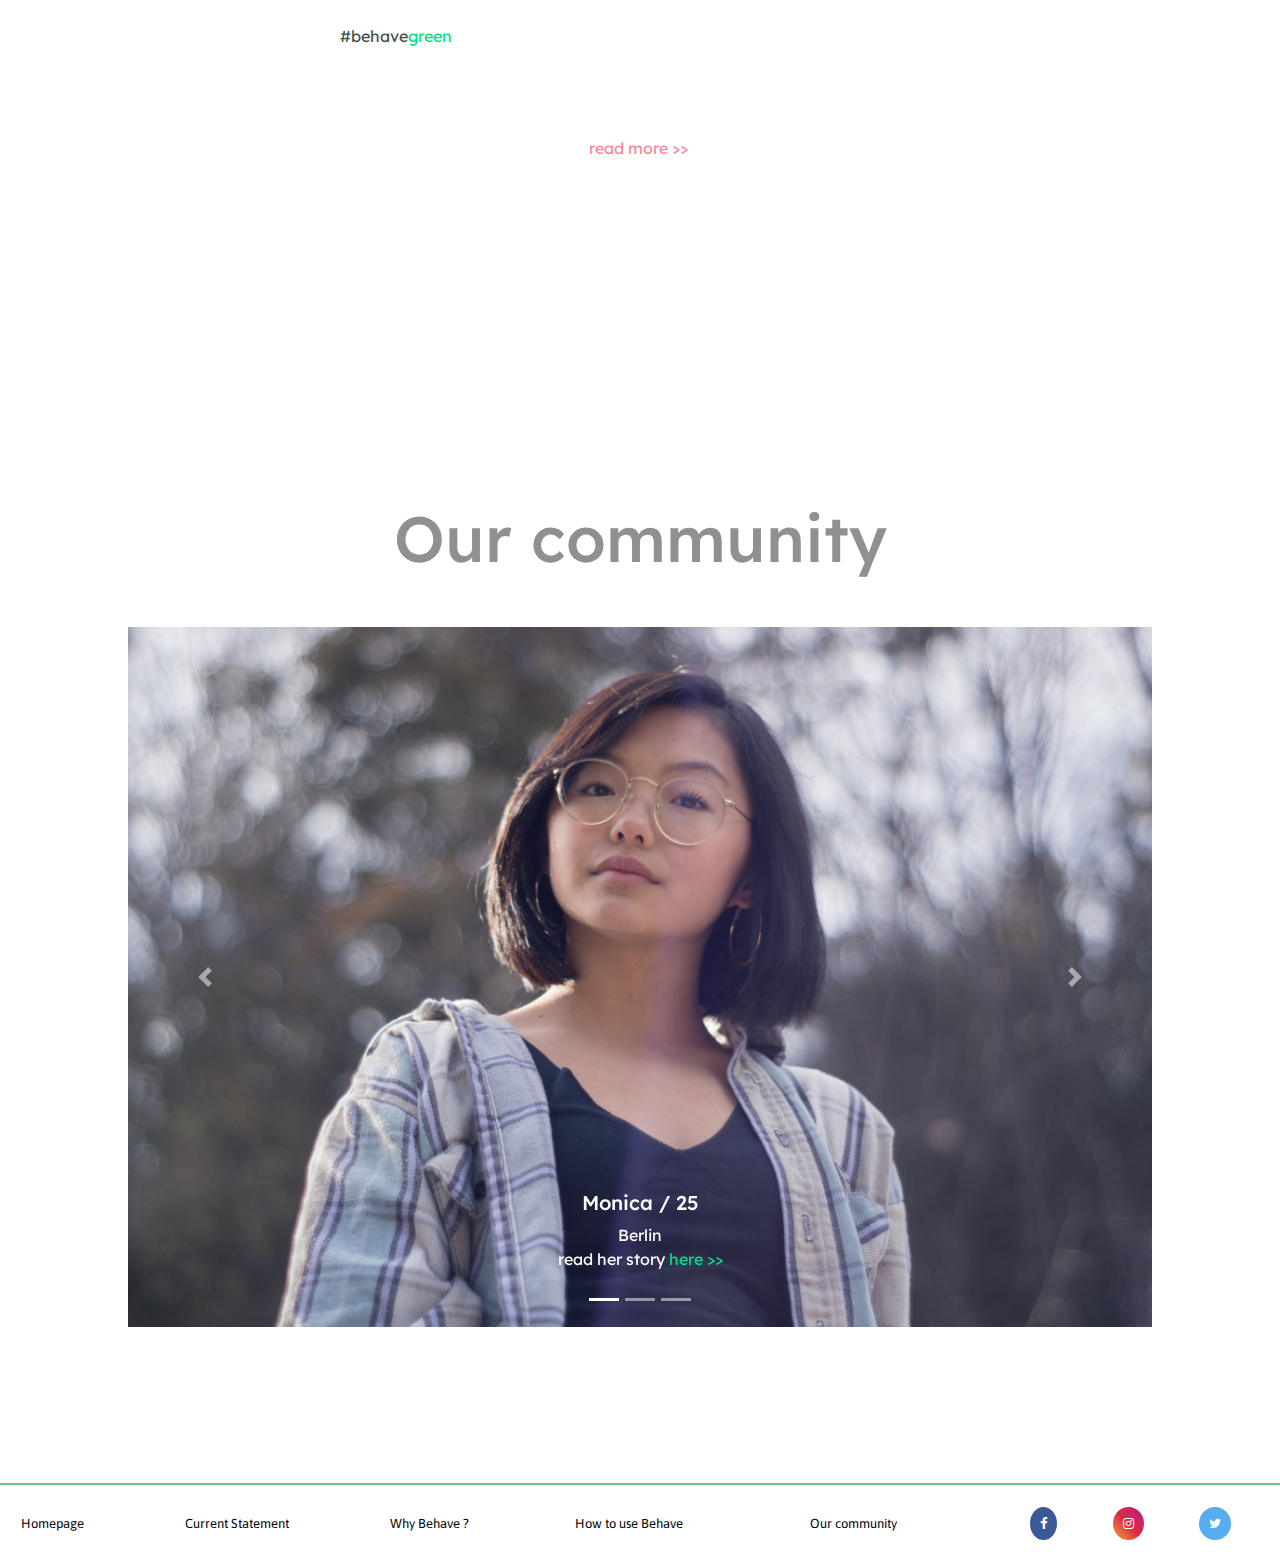
<file: homepage.html>
<!DOCTYPE html>
<html lang="en">
    <head>
        <meta charset="UTF-8">
        <link href="https://stackpath.bootstrapcdn.com/bootstrap/4.3.1/css/bootstrap.min.css" rel="stylesheet" integrity="sha384-ggOyR0iXCbMQv3Xipma34MD+dH/1fQ784/j6cY/iJTQUOhcWr7x9JvoRxT2MZw1T" crossorigin="anonymous">
        <link href="https://fonts.googleapis.com/css?family=Asap&display=swap" rel="stylesheet">
       <link href="https://fonts.googleapis.com/css?family=Lexend+Deca&display=swap" rel="stylesheet">
       <script src="https://code.jquery.com/jquery-3.2.1.slim.min.js" integrity="sha384-KJ3o2DKtIkvYIK3UENzmM7KCkRr/rE9/Qpg6aAZGJwFDMVNA/GpGFF93hXpG5KkN" crossorigin="anonymous"></script>
       <script src="https://cdnjs.cloudflare.com/ajax/libs/popper.js/1.12.9/umd/popper.min.js" integrity="sha384-ApNbgh9B+Y1QKtv3Rn7W3mgPxhU9K/ScQsAP7hUibX39j7fakFPskvXusvfa0b4Q" crossorigin="anonymous"></script>
       <script src="https://stackpath.bootstrapcdn.com/bootstrap/4.3.1/js/bootstrap.min.js" integrity="sha384-JjSmVgyd0p3pXB1rRibZUAYoIIy6OrQ6VrjIEaFf/nJGzIxFDsf4x0xIM+B07jRM" crossorigin="anonymous"></script>
       <link rel="stylesheet" type="text/css" href="footer.css">
       <link rel="stylesheet" href="https://cdnjs.cloudflare.com/ajax/libs/font-awesome/4.7.0/css/font-awesome.min.css">
        <link rel='stylesheet' href='homepagestyle.css'>
        <link rel="stylesheet" href="navbar.css">
        <link rel="shortcut icon" type="image/ico" href="pics/favicon.ico"/>
    </head>
    <body>
        































<header>
        <div class="conteneur" style="width: 100%">

    <!--Navbar-->
<nav class="navbar navbar-dark lighten-4 mb-4" >

        <!-- Navbar brand -->
            <a href="#" class="navbar-brand">
              <img src="pics/logo_BeHave_blc.png"  width="60" height="60" class="d-inline-block align-top navbar-logo-vert" alt="logo behave">
              <span class="navbar-texte-blc" style="font-size: 45px; margin: 0 20px 0 0;">
                Behave
              </span>
            </a>
            
      
        <!-- Collapse button -->
        <button class="navbar-toggler first-button" style="border:0px;" type="button" data-toggle="collapse" data-target="#navbarSupportedContent20"
          aria-controls="navbarSupportedContent20" aria-expanded="false" aria-label="Toggle navigation">
          <div class="animated-icon1"><span><img src="pics/burger_menu_blc.png" width="30"></span></div>
        </button>
      
    
        <!-- Collapsible content -->
        <div class="collapse navbar-collapse" id="navbarSupportedContent20" >
      
          <!-- Links -->
          <ul class="navbar-nav mr-auto">
            <li class="nav-item">
              <a class="nav-link" style="color:#FFFFFF;"  href="#problemes">Why use Behave? </a>
            </li>
            <li class="nav-item">
              <a class="nav-link" style="color:#FFFFFF;" href="#solutions">Our solutions</a>
            </li>
            <li class="nav-item">
              <a class="nav-link" style="color:#FFFFFF;" href="#appli">The Behave app</a>
            </li>
            <li class="nav-item">
              <a class="nav-link" style="color:#FFFFFF;" href="#communaute">The Behave community</a>
            </li>
            <li class="nav-item">
              <a class="nav-link" style="color:#FFFFFF;" href="#contact">Contact us</a>
            </li>
          </ul>
          <!-- Links -->
      
        </div>
        <!-- Collapsible content -->
      
      </nav>
      <!--/.Navbar-->






            

                








                <div class="title"><h1>#<span class="bold">be</span>have<span class="green">green</span></h1></div>
            </header>
            <section class="problemes" id="problemes">
                <div class="pink">
                    <div class="problemesimg"></div>
                </div>
                <div class="problemescontainer">
                    <h2>Why use Behave ?</h2>
                    <!--<p class="summary">Lorem ipsum dolor sit amet, consectetur adipiscing elit, sed do eiusmod tempor incididunt ut labore et dolore magna aliqua.</p>-->
                    <p class="paragraph">"For an environmentalist to be elected president, the trees would have to vote."
                    <br>
                    <br>
                    Coluche</p>
                    <br>
                    <br>
                    <br>
                    <a href="#">read more >></a>
                </div>
            </section>
            <section class="solutions" id="solutions">
                <div class="blue">
                    <div class="solutionsimg"></div>
                </div>
                <div class="solutionscontainer">
                    <h2>Our solutions</h2>
                    <!--<p class="summary">Lorem ipsum dolor sit amet, consectetur adipiscing elit, sed do eiusmod tempor incididunt ut labore et dolore magna aliqua.</p>-->
                    <p class="paragraph">Don’t worry, we’ve thought about it. Find out more about our solutions.</p>
                    <br>
                    <br>
                    <br>
                    <a href="#">read more >></a>
                </div>
            </section>
            <section class="problemes" id="appli">
                <div class="greenbackground">
                    <div class="appimg"></div>
                </div>
                <div class="problemescontainer">
                    <h2>The Behave app</h2>
                    <!--<p class="summary">Lorem ipsum dolor sit amet, consectetur adipiscing elit, sed do eiusmod tempor incididunt ut labore et dolore magna aliqua.</p>-->
                    <p class="paragraph">We've created a great app to help you make the right choices.
                    <br>
                    <br>
                    #behave<span class="green">green</span></p>
                    <br>
                    <br>
                    <br>
                    <a href="#">read more >></a>
                </div>
            </section>
            <section class="communaute" id="communaute">
                <h2>Our community</h2>
                    <div id="carouselExampleIndicators" class="carousel slide" data-ride="carousel">
                        <ol class="carousel-indicators">
                        <li data-target="#carouselExampleIndicators" data-slide-to="0" class="active" data-interval="100"></li>
                        <li data-target="#carouselExampleIndicators" data-slide-to="1" data-interval="100"></li>
                        <li data-target="#carouselExampleIndicators" data-slide-to="2" data-interval="100"></li>
                        </ol>
                        <div class="carousel-inner">
                        <div class="carousel-item active">
                                <img class="d-block w-100" src="img/slideshow01.jpeg" alt="First slide">
                                <div class="carousel-caption d-none d-md-block">
                                    <h5>Monica / 25</h5>
                                    <p>Berlin<br>
                                    read her story <a href="#">here >></a></p>
                                </div>
                        </div>
                        <div class="carousel-item">
                                <img class="d-block w-100" src="img/slideshow02.jpeg" alt="Second slide">
                                <div class="carousel-caption d-none d-md-block">
                                    <h5>Ross / 29</h5>
                                    <p>Currently in Amsterdam<br>
                                    read his story <a href="#">here >></a></p>
                                </div>
                        </div>
                        <div class="carousel-item">
                                <img class="d-block w-100" src="img/slideshow03.jpeg" alt="Third slide">
                                <div class="carousel-caption d-none d-md-block">
                                    <h5>Rachel / 27</h5>
                                    <p>Budapest<br>
                                    read her story <a href="#">here >></a></p>
                                </div>
                        </div>
                        </div>
                        <a class="carousel-control-prev" href="#carouselExampleIndicators" role="button" data-slide="prev">
                        <span class="carousel-control-prev-icon" aria-hidden="true"></span>
                        <span class="sr-only">Previous</span>
                        </a>
                        <a class="carousel-control-next" href="#carouselExampleIndicators" role="button" data-slide="next">
                        <span class="carousel-control-next-icon" aria-hidden="true"></span>
                        <span class="sr-only">Next</span>
                        </a>
                    </div>
            </section>
            <footer>
                <div class="Footer_Display_Raw">
                    <div class="Footer_Display_Col">
                        <a href="homepage.html" title="Go to Homepage" class="link">Homepage</a>
                        <a href="problemes.html" title="Current Statement"class="link">Current Statement</a>
                        <a href="solutions.html" title="Why Behave ?"class="link">Why Behave ?</a>
                    </div>
                    <div class="Footer_Display_Col Footer_Display_Col2">
                        <a href="appli.html" title="How to use Behave" class="link">How to use Behave</a>
                        <a href="#communaute" title="Our community" class="link">Our community</a>
                    </div>
                    <div class="Footer_Display_Icon">
                        <a href="https://www.facebook.com" title="Follow us on Facebook" class="fa fa-facebook"></a>
                        <a href="https://www.instagram.com" title="Follow us on Instagram" class="fa fa-instagram"></a>
                        <a href="https://www.twitter.com" title="Follow us on Twitter" class="fa fa-twitter"></a>
                    </div>
                </div>
           </footer>
        </div>
    </body>
</html>
</file>
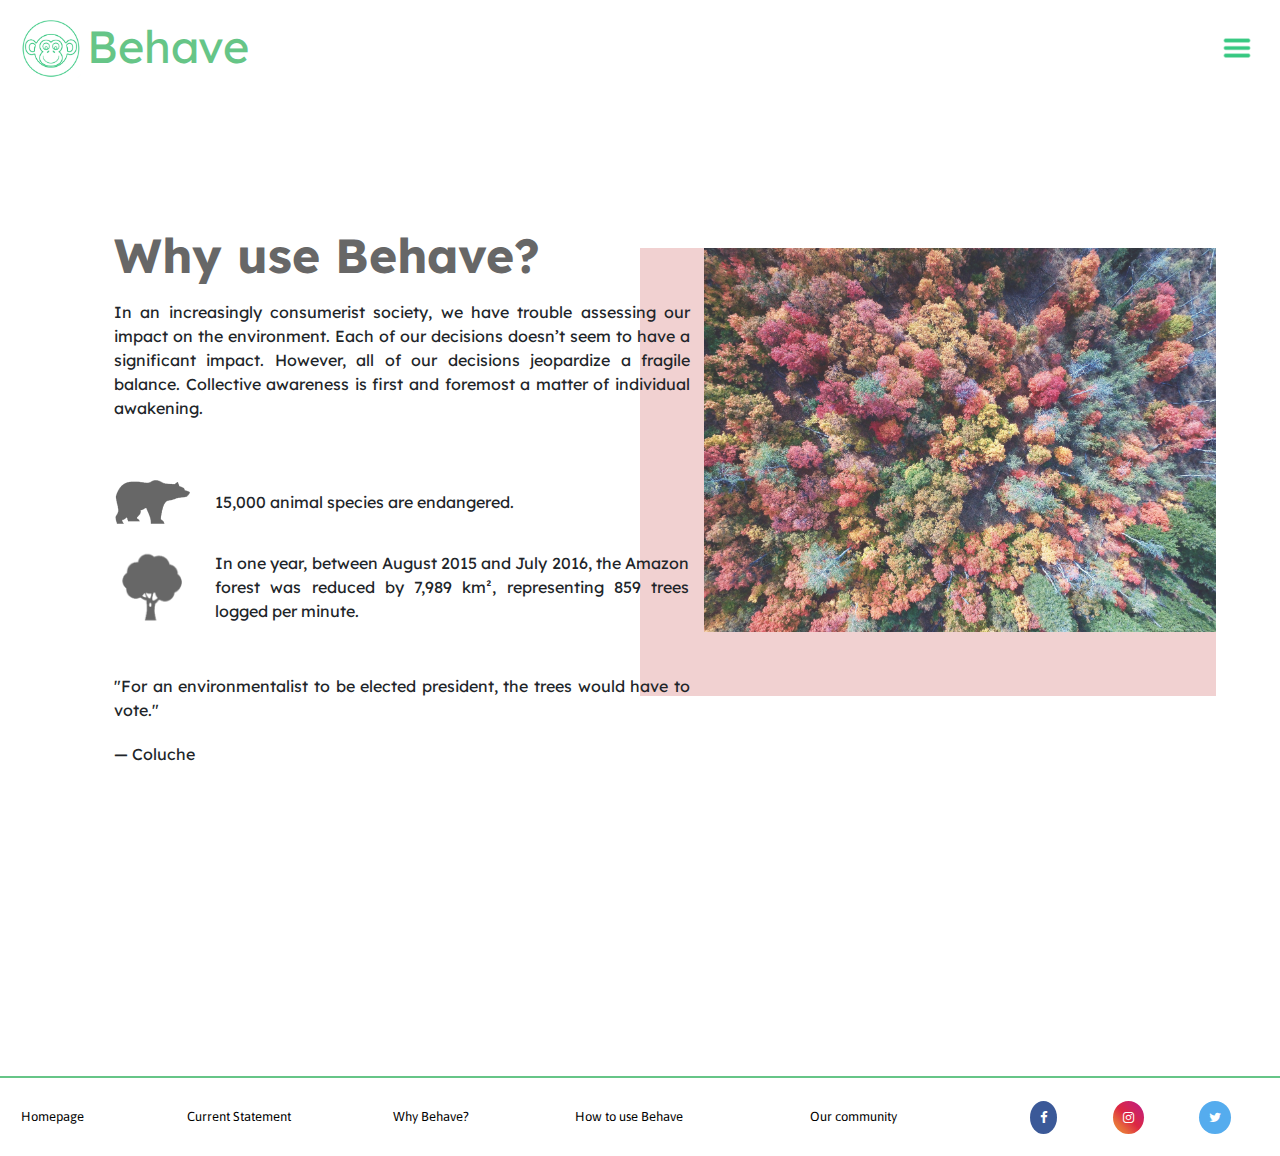
<file: problemes.html>
<!DOCTYPE html>
<html lang="en">
    <head>
        <meta charset="UTF-8">
        <meta name='viewport'
      content='width=device-width, initial-scale=1.0, maximum-scale=1.0' />
        <title>Behave</title>
        
        <link href="https://fonts.googleapis.com/css?family=Asap&display=swap" rel="stylesheet">
        <link href="https://fonts.googleapis.com/css?family=Lexend+Deca&display=swap" rel="stylesheet">
        <link rel="stylesheet" href="https://maxcdn.bootstrapcdn.com/bootstrap/4.0.0/css/bootstrap.min.css" integrity="sha384-Gn5384xqQ1aoWXA+058RXPxPg6fy4IWvTNh0E263XmFcJlSAwiGgFAW/dAiS6JXm" crossorigin="anonymous">
        <link rel="stylesheet" type="text/css" href="navbar.css">
        <link rel="stylesheet" type="text/css" href="problemestyle.css">
        <link rel="stylesheet" type="text/css" href="footer.css">
        <link rel="stylesheet" href="https://cdnjs.cloudflare.com/ajax/libs/font-awesome/4.7.0/css/font-awesome.min.css">
        <link rel="shortcut icon" type="image/ico" href="pics/favicon.ico"/>

        <script src="https://code.jquery.com/jquery-3.2.1.slim.min.js" integrity="sha384-KJ3o2DKtIkvYIK3UENzmM7KCkRr/rE9/Qpg6aAZGJwFDMVNA/GpGFF93hXpG5KkN" crossorigin="anonymous"></script>
        <script src="https://cdnjs.cloudflare.com/ajax/libs/popper.js/1.12.9/umd/popper.min.js" integrity="sha384-ApNbgh9B+Y1QKtv3Rn7W3mgPxhU9K/ScQsAP7hUibX39j7fakFPskvXusvfa0b4Q" crossorigin="anonymous"></script>
        <script src="https://maxcdn.bootstrapcdn.com/bootstrap/4.0.0/js/bootstrap.min.js" integrity="sha384-JZR6Spejh4U02d8jOt6vLEHfe/JQGiRRSQQxSfFWpi1MquVdAyjUar5+76PVCmYl" crossorigin="anonymous"></script>
    </head>
    <body>

      


<!--Navbar-->
<nav class="navbar navbar-light lighten-4 mb-4">

    <!-- Navbar brand -->
        <a href="index.html" class="navbar-brand">
          <img src="pics/logo_BeHave.png"  width="60" height="60" class="d-inline-block align-top navbar-logo-vert" alt="logo behave">
          <span class="navbar-texte-vert" style="font-size: 45px; margin: 0 20px 0 0;">
            Behave
          </span>
        </a>
        
  
    <!-- Collapse button -->
    <button class="navbar-toggler first-button" style="border:0px;" type="button" data-toggle="collapse" data-target="#navbarSupportedContent20"
      aria-controls="navbarSupportedContent20" aria-expanded="false" aria-label="Toggle navigation">
      <div class="animated-icon1"><span><img src="pics/burger_menu.png" width="30"></span></div>
    </button>
  

    <!-- Collapsible content -->
    <div class="collapse navbar-collapse" id="navbarSupportedContent20">
  
      <!-- Links -->
      <ul class="navbar-nav mr-auto" style="text-align: right;">
        <li class="nav-item">
          <a class="nav-link" style="color:#66c587;"  href="problemes.html">Why use Behave? </a>
        </li>
        <li class="nav-item">
          <a class="nav-link"href="solutions.html">Our solutions</a>
        </li>
        <li class="nav-item">
          <a class="nav-link" href="appli.html">The Behave app</a>
        </li>
        <li class="nav-item">
          <a class="nav-link" href="index.html#communaute">The Behave community</a>
        </li>
        <li class="nav-item">
          <a class="nav-link" href="contact.html">Contact us</a>
        </li>
      </ul>
      <!-- Links -->
  
    </div>
    <!-- Collapsible content -->
  
  </nav>
  <!--/.Navbar-->







        <div class="container-contenu">
            <div class="container-color">
                <img class="image" src="photos/photo-problemes.jpg">
            </div>
            <div class="texte">      
                <h1>Why use Behave?</h1>
                <p>In an increasingly consumerist society, we have trouble assessing our impact on the environment. Each of our decisions doesn’t seem to have a significant impact. However, all of our decisions jeopardize a fragile balance.
                  Collective awareness is first and foremost a matter of individual awakening.</p>
<br>


                <table>
                  <tr>
                    <td height="85" width="100">
                      <img src="pics/bear.png" width="75px">
                    </td>
                    <td>15,000 animal species are endangered.</td>
                  </tr>
                  <tr>
                    <td height="85">
                      <img src="pics/tree.png" width="75px">
                    </td>
                    <td>In one year, between August 2015 and July 2016, the Amazon forest was reduced by 7,989 km², representing 859 trees logged per minute.</td>
                  </tr>
                </table>


                <br>
                <p>"For an environmentalist to be elected president, the trees would have to vote." </p>
                <p>— Coluche</p>
              </div>
        </div>
      <footer>
          <div class="Footer_Display_Raw">
              <div class="Footer_Display_Col">
                  <a href="index.html" title="Go to Homepage" class="link">Homepage</a>
                  <a href="problemes.html" title="Current Statement"class="link">Current Statement</a>
                  <a href="solutions.html" title="Why Behave?"class="link">Why Behave?</a>
              </div>
              <div class="Footer_Display_Col Footer_Display_Col2">
                  <a href="appli.html" title="How to use Behave" class="link">How to use Behave</a>
                  <a href="index.html#communaute" title="Our community" class="link">Our community</a>
              </div>
              <div class="Footer_Display_Icon">
                  <a href="https://www.facebook.com" title="Follow us on Facebook" class="fa fa-facebook"></a>
                  <a href="https://www.instagram.com" title="Follow us on Instagram" class="fa fa-instagram"></a>
                  <a href="https://www.twitter.com" title="Follow us on Twitter" class="fa fa-twitter"></a>
              </div>
          </div>
      </footer>


    </body>
</html>
</file>
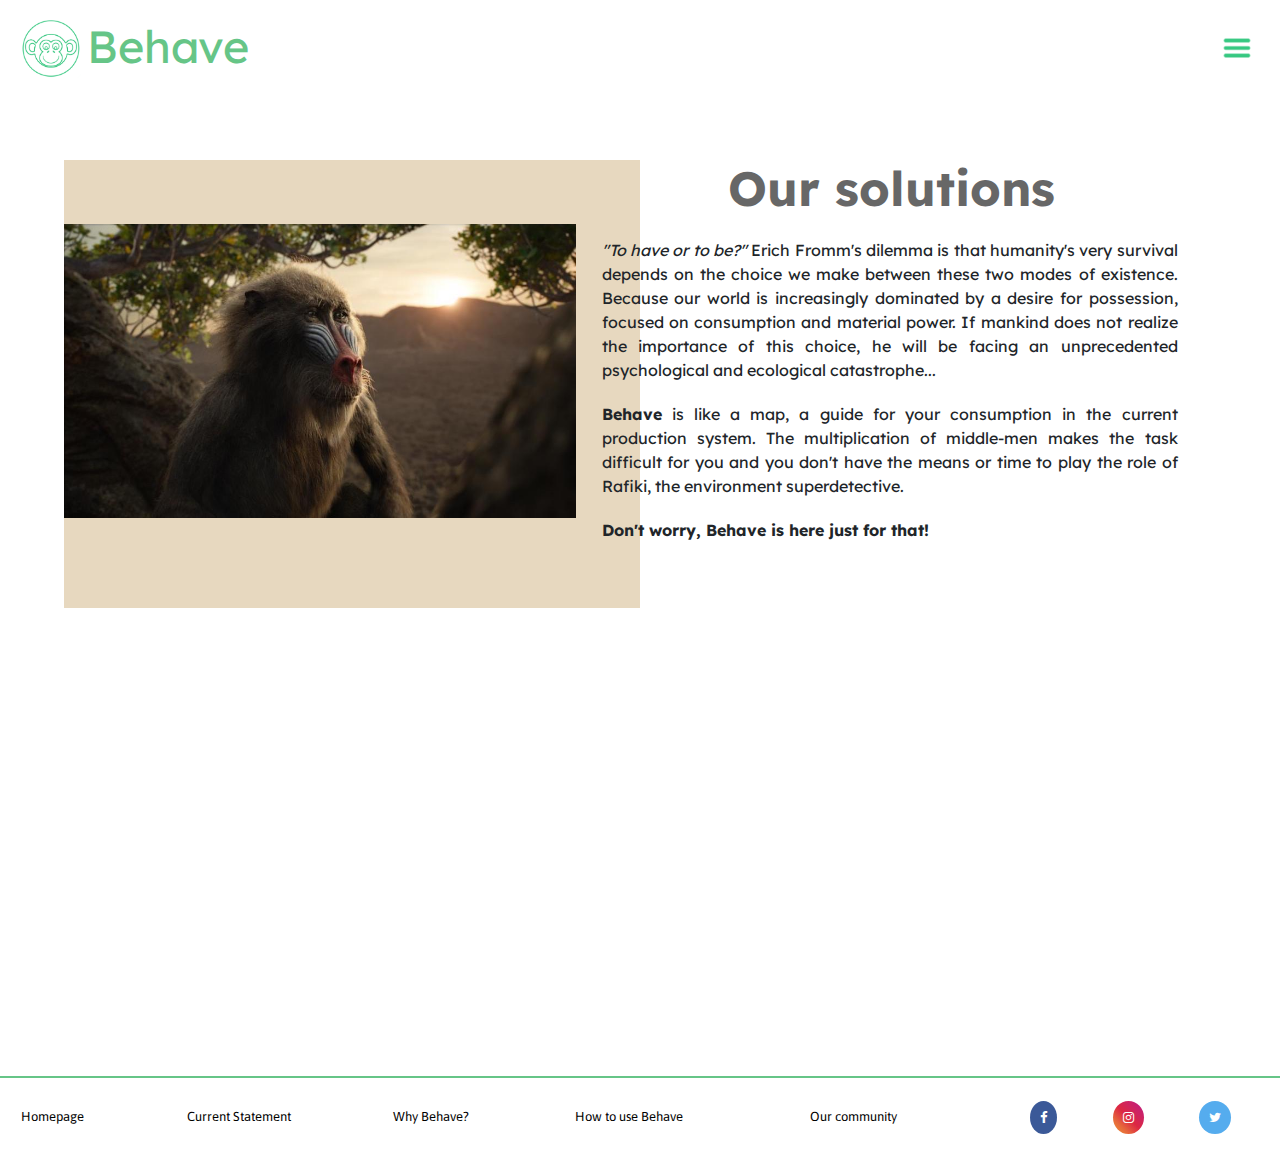
<file: solutions.html>
<!DOCTYPE html>
<html lang="en">
    <head>
        <meta charset="UTF-8">
        <meta name='viewport'content='width=device-width, initial-scale=1.0, maximum-scale=1.0' />
        <title>Behave - Our solutions</title>
        
        <link href="https://fonts.googleapis.com/css?family=Asap&display=swap" rel="stylesheet">
        <link href="https://fonts.googleapis.com/css?family=Lexend+Deca&display=swap" rel="stylesheet">
        <link rel="stylesheet" href="https://maxcdn.bootstrapcdn.com/bootstrap/4.0.0/css/bootstrap.min.css" integrity="sha384-Gn5384xqQ1aoWXA+058RXPxPg6fy4IWvTNh0E263XmFcJlSAwiGgFAW/dAiS6JXm" crossorigin="anonymous">
        <link rel="stylesheet" type="text/css" href="navbar.css">
        <link rel="stylesheet" type="text/css" href="Style_Solution.css">
        <link rel="stylesheet" type="text/css" href="footer.css">
        <link rel="stylesheet" href="https://cdnjs.cloudflare.com/ajax/libs/font-awesome/4.7.0/css/font-awesome.min.css">
        <link rel="shortcut icon" type="image/ico" href="pics/favicon.ico"/>

        <script src="https://code.jquery.com/jquery-3.2.1.slim.min.js" integrity="sha384-KJ3o2DKtIkvYIK3UENzmM7KCkRr/rE9/Qpg6aAZGJwFDMVNA/GpGFF93hXpG5KkN" crossorigin="anonymous"></script>
        <script src="https://cdnjs.cloudflare.com/ajax/libs/popper.js/1.12.9/umd/popper.min.js" integrity="sha384-ApNbgh9B+Y1QKtv3Rn7W3mgPxhU9K/ScQsAP7hUibX39j7fakFPskvXusvfa0b4Q" crossorigin="anonymous"></script>
        <script src="https://maxcdn.bootstrapcdn.com/bootstrap/4.0.0/js/bootstrap.min.js" integrity="sha384-JZR6Spejh4U02d8jOt6vLEHfe/JQGiRRSQQxSfFWpi1MquVdAyjUar5+76PVCmYl" crossorigin="anonymous"></script>
    </head>
    <body>
        



<!--Navbar-->
<nav class="navbar navbar-light lighten-4 mb-4">

    <!-- Navbar brand -->
        <a href="index.html" class="navbar-brand">
          <img src="pics/logo_BeHave.png"  width="60" height="60" class="d-inline-block align-top navbar-logo-vert" alt="logo behave">
          <span class="navbar-texte-vert" style="font-size: 45px; margin: 0 20px 0 0;">
            Behave
          </span>
        </a>
        
  
    <!-- Collapse button -->
    <button class="navbar-toggler first-button" style="border:0px;" type="button" data-toggle="collapse" data-target="#navbarSupportedContent20"
      aria-controls="navbarSupportedContent20" aria-expanded="false" aria-label="Toggle navigation">
      <div class="animated-icon1"><span><img src="pics/burger_menu.png" width="30"></span></div>
    </button>
  

    <!-- Collapsible content -->
    <div class="collapse navbar-collapse" id="navbarSupportedContent20">
  
      <!-- Links -->
      <ul class="navbar-nav mr-auto" style="text-align: right;">
        <li class="nav-item">
          <a class="nav-link"  href="problemes.html">Why use Behave? </a>
        </li>
        <li class="nav-item">
          <a class="nav-link"  style="color:#66c587;" href="solutions.html">Our solutions</a>
        </li>
        <li class="nav-item">
          <a class="nav-link" href="appli.html">The Behave app</a>
        </li>
        <li class="nav-item">
          <a class="nav-link" href="index.html#communaute">The Behave community</a>
        </li>
        <li class="nav-item">
          <a class="nav-link" href="contact.html">Contact us</a>
        </li>
      </ul>
      <!-- Links -->
  
    </div>
    <!-- Collapsible content -->
  
  </nav>
  <!--/.Navbar-->






        <div class="container-contenu">
            <div class="container-color">
                <img class="image" src="photos/Rafiki-1.jpg">
            </div>
            <article class="texte">      
                <h1>Our solutions</h1>
                <p><em>"To have or to be?"</em> Erich Fromm's dilemma is that humanity's very survival depends on the choice we make between these two modes of existence. Because our world is increasingly dominated by a desire for possession, focused on consumption and material power. If mankind does not realize the importance of this choice, he will be facing an unprecedented psychological and ecological catastrophe...</p>
                <p><b>Behave</b> is like a map, a guide for your consumption in the current production system. The multiplication of middle-men makes the task difficult for you and you don't have the means or time to play the role of Rafiki, the environment superdetective.
                </p>
                <p><b>Don't worry, Behave is here just for that!</b></p>
            </article>
        </div>
<!--------------------Footer---------------------------------------------------------------------------->
        <footer>
            <div class="Footer_Display_Raw">
                <div class="Footer_Display_Col">
                    <a href="index.html" title="Go to Homepage" class="link">Homepage</a>
                    <a href="problemes.html" title="Current Statement"class="link">Current Statement</a>
                    <a href="solutions.html" title="Why Behave ?"class="link">Why Behave?</a>
                </div>
                <div class="Footer_Display_Col Footer_Display_Col2">
                    <a href="appli.html" title="How to use Behave" class="link">How to use Behave</a>
                    <a href="index.html#communaute" title="Our community" class="link">Our community</a>
                </div>
                <div class="Footer_Display_Icon">
                    <a href="https://www.facebook.com" title="Follow us on Facebook" class="fa fa-facebook"></a>
                    <a href="https://www.instagram.com" title="Follow us on Instagram" class="fa fa-instagram"></a>
                    <a href="https://www.twitter.com" title="Follow us on Twitter" class="fa fa-twitter"></a>
                </div>
            </div>
        </footer>
<!--------------------Footer--------------------------------------------------------------------------->   
    </body>
</html>
</file>
<file: footer_home.css>
@media only screen and (max-width: 960px) {

footer {
    display: flex;
	flex-direction: row;
	flex-wrap: nowrap;
	justify-content: center;
	align-items: flex-end;
	align-content: stretch;
    }

.link {
    color: black;
}

.link:hover{
    color: grey;
    mix-blend-mode: exclusion
}

body{
    padding-bottom: 5em;
}

.Footer_Display_Col {
    display: flex;
    flex-direction:column;
}

.Footer_Display_Icon {
    display: flex;
    flex-direction:row;
    justify-content: space-between;
    width: 20%;
}

.Footer_Display_Raw {
    display: flex;
    flex-direction: row;
    justify-content: space-around;
}

* {-moz-box-sizing: border-box; box-sizing: border-box;}


.fa{
    padding: 10px;
    font-size: 30px;
    width: auto;
    text-align: center;
    text-decoration: none;
    margin: auto;
    border-radius:50%
}


.fa:hover {
    opacity: 0.7;
}

.fa-facebook {
    background: #3B5998;
    color: white;
}
.fa-twitter {
    background: #55ACEE;
    color: white;
}

.fa-instagram {
    background: #f09433; 
    background: -moz-linear-gradient(45deg, #f09433 0%, #e6683c 25%, #dc2743 50%, #cc2366 75%, #bc1888 100%); 
    background: -webkit-linear-gradient(45deg, #f09433 0%,#e6683c 25%,#dc2743 50%,#cc2366 75%,#bc1888 100%); 
    background: linear-gradient(45deg, #f09433 0%,#e6683c 25%,#dc2743 50%,#cc2366 75%,#bc1888 100%); 
    filter: progid:DXImageTransform.Microsoft.gradient( startColorstr='#f09433', endColorstr='#bc1888',GradientType=1 );
    color: white;}
}

/* Desktop version */
@media only screen and (min-width: 961px) {

    * {-moz-box-sizing: border-box; box-sizing: border-box;}    

    footer {
        position: absolute; 
        bottom: -20vw;
        left:0;
        right:0;
        font-family: 'Asap', sans-serif;
        font-size: 13px;

    }
    

    .link {
        color: black;
        margin:0,3vw,0,3vw;
    }
    .link:hover{
        color: grey;
        mix-blend-mode: exclusion;
    }

    .Footer_Display_Col{
        display: flex;
        flex-flow: row wrap;
        justify-content: space-between;
        align-items: center;
        width: 35%;
    }

    .Footer_Display_Col2{
        justify-content: space-around;
    }

    .Footer_Display_Icon{
        display: flex;
        flex-flow: row wrap;
        justify-content: center;
        align-items: center;
        width: 20%;
    }
    
    .Footer_Display_Raw{
        display: flex;
        flex-flow: row wrap;
        justify-content: space-around;
        align-items: center;
        height: 80px;
        border-top: 2px solid #66c587;
    }

    .fa{
        padding: 10px;
        font-size: 30px;
        width: auto;
        text-align: center;
        text-decoration: none;
        margin: auto;
        border-radius:50%
    }
    .fa:hover {
        opacity: 0.7;
    }
    
    .fa-facebook {
        background: #3B5998;
        color: white;
    }
    .fa-twitter {
        background: #55ACEE;
        color: white;
    }
    
    .fa-instagram {
        background: #f09433; 
        background: -moz-linear-gradient(45deg, #f09433 0%, #e6683c 25%, #dc2743 50%, #cc2366 75%, #bc1888 100%); 
        background: -webkit-linear-gradient(45deg, #f09433 0%,#e6683c 25%,#dc2743 50%,#cc2366 75%,#bc1888 100%); 
        background: linear-gradient(45deg, #f09433 0%,#e6683c 25%,#dc2743 50%,#cc2366 75%,#bc1888 100%); 
        filter: progid:DXImageTransform.Microsoft.gradient( startColorstr='#f09433', endColorstr='#bc1888',GradientType=1 );
        color: white;
    }

}
</file>
<file: homepagestyle.css>
body {
    margin: 0;
    padding: 0;
    font-family: 'Lexend Deca', sans-serif;
}
.transparent-navbar{
    -ms-filter: "progid:DXImageTransform.Microsoft.Alpha(Opacity=50)";       /* IE 8 */
    filter: alpha(opacity=50);  /* IE 5-7 */
    -moz-opacity: 0.5;          /* Netscape */
    -khtml-opacity: 0.5;        /* Safari 1.x */
    opacity: 0.5;  
    box-shadow: 1px 5px black;

    -moz-box-shadow:    inset 0 0 10px #000000;
    -webkit-box-shadow: inset 0 0 10px #000000;
    box-shadow:         inset 0 0 10px #000000;
}

.green {
    color: #00e37f;
}

.problemescontainer a {
    color: rgb(250, 134, 153);
    display:block;
    text-align: right;
    
}

.solutionscontainer a {
    color: rgb(250, 134, 153);
}

a:hover {
    color: #00e37f;
    text-decoration:none;
}

header {
    display: flex;
    justify-content: space-between;
    color: white;
    padding: 1vw 5vw;
    background-image: url(https://images.unsplash.com/photo-1518399681705-1c1a55e5e883?ixlib=rb-1.2.1&ixid=eyJhcHBfaWQiOjEyMDd9&auto=format&fit=crop&w=1500&q=80);
    background-repeat: no-repeat;
    background-size: cover;
    height: 100vh;
    font-size: 1em;    
}

.title {
    left: 50%;
    position: absolute;
    top: 50%;
    transform: translate(-50%, -90%);
    color: white;
    /*border: 2px solid white;
    padding: 20px;
    background: linear-gradient(rgba(0,0,0,0.4), rgba(0,0,0,0.4))*/
}

h1 {
    font-size: 12vw;
}

.bold {
    font-weight: bold;
}

h2 {
    font-size: 2em;
    color: #909090;
    margin-bottom: 20px;
 }

 .paragraph {
    font-size: 1em;
    color: #3e5149;
 }

 .problemescontainer {
    margin: 50px 50px;
    padding: 50px;
    position: relative;
    background-color: rgba(255, 255, 255, 0.8);
    width: 100vw;
 }

 .solutionscontainer {
    margin: 80px 50px;
    padding: 50px;
    position: relative;
    background-color: rgba(255, 255, 255, 0.8);
    width: 100vw;
 }

 .problemes {
    position: relative;
    display: flex;
    flex-wrap: wrap;
    margin: 50px 0px;
 }

 .solutions {
    position: relative;
    display: flex;
    flex-wrap: wrap;
    margin: 200px 0px 300px;
 }

 .problemesimg {
    background-image: url(img/monkey.jpg);
    background-size: cover;
    height: 500px;
    position: absolute;
    top: 150px;
    width: 100%;
 }

 .solutionsimg {
    background-image: url(https://images.unsplash.com/photo-1466690519659-283ca81adf97?ixlib=rb-1.2.1&ixid=eyJhcHBfaWQiOjEzMDA0fQ&auto=format&fit=crop&w=2850&q=80);
    background-size: cover;
    height: 500px;
    position: absolute;
    top: 180px;
    width: 100%;
 }

 .appimg {
    background-image: url(https://images.unsplash.com/photo-1521829233439-1b21bf81523e?ixlib=rb-1.2.1&ixid=eyJhcHBfaWQiOjEyMDd9&auto=format&fit=crop&w=2689&q=80);
    background-size: cover;
    background-position-x: -200px;
    height: 500px;
    position: absolute;
    top: 150px;
    width: 100%;
 }

.communaute {
    margin-top: 350px;
    text-align: center;
 }

.carousel-item{
    height: 500px;
} 
.carousel-item img{
    object-fit:cover;
    min-height: 500px;
    
}
footer {
    position: relative;
    margin-top: 100px;
}

/* Desktop Styles */
@media only screen and (min-width: 961px)
{
    h1 {
        font-size: 6vw;
    }
    h2{
        font-size : 4em;
    }

    header {
        background-position-y: -1100px;
    }

    .problemes {
        position: relative;
        display: flex;
        flex-wrap: nowrap;
        margin: 15em 7em;
        overflow: hidden;
     }

    .problemesimg {
        background-image: url(img/monkey.jpg);
        background-position-x: -120px;
        position: absolute;
        top: 3em;
        left: 10em;
        height: 500px;
        width: 40vw;
     }

    .problemescontainer {
        background-color: rgba(255, 255, 255, 0.5);

        width: 35vw;
        left: 10vw;
        text-align: left;
        
     }

    .pink {
        height: 600px;
        width: 60em;
        background-color: rgb(250, 232, 235);
        position: absolute;
        top: 0px;
        left: 40vw;
    }

    .solutions {
        position: relative;
        display: flex;
        flex-wrap: nowrap;
        margin: 15em 7em;
        overflow: hidden;
        height: 600px;
     }

    .solutionsimg {
        background-image: url(https://images.unsplash.com/photo-1466690519659-283ca81adf97?ixlib=rb-1.2.1&ixid=eyJhcHBfaWQiOjEzMDA0fQ&auto=format&fit=crop&w=2850&q=80);
        position: absolute;
        top: 3em;
        left: -10em;
        height: 500px;
        width: 50em;
        background-size: cover;
     }

    .solutionscontainer {
        width: 100vw;
        top: 5em;
        left: 37vw;
        text-align: left;
        position: absolute;
        background-color: rgba(255, 255, 255, 0.8);

     }

    .lightgreen {
        height: 600px;
        width: 52em;
        background-color: rgb(224, 255, 237);
        position: absolute;
    }

    .appimg {
        background-image: url(https://images.unsplash.com/photo-1521829233439-1b21bf81523e?ixlib=rb-1.2.1&ixid=eyJhcHBfaWQiOjEyMDd9&auto=format&fit=crop&w=2689&q=80);
        background-repeat: no-repeat;
        background-position-x: -300px;
        background-position-y: -13vh;
        position: absolute;
        top: 4em;
        left: 10em;
        width: 50vw;
        height: 500px;
    }

    .lightblue {
        height: 600px;
        width: 60em;
        background-color:#d0e5e9;
        position: absolute;
        top: 0px;
        left: 40vw;
        text-align: right
    }

    .communaute {
        text-align: center;
        margin-top: 0px;
        margin-bottom: -200px;
    }

    .communaute h2 {
        margin-bottom: 50px;
    }

    .carousel-item{
        height: 700px;
    } 
    .carousel-item img{
        position: absolute;
        object-fit:cover;
        top: 0;
        left: 0;
        min-height: 700px;
        max-width: 80vw;
    }

    .carousel {
        margin: 0 auto;
        max-width: 80vw;
      }

    .carousel a {
        color: #00e37f;
    }
    
    .carousel a:hover {
        color: pink;
    }
    

}
</file>
<file: navbar.css>
.navbar-logo-vert{
    margin: 5px 0 5px 5px;
    padding: 0;
}
.color-menu{
    color:#66c587;
}
.navbar-texte-vert{
    color : #66c587;
    font-family: 'Lexend Deca', sans-serif;
    text-decoration: none;
}
.navbar-texte-blc{
    color : #FFFFFF;
    font-family: 'Lexend Deca', sans-serif;
    text-decoration: none;
}

.menu-colonnes{
    position:flex;
    flex-wrap: wrap;
}
.menu_Display_Raw{
    display: flex;
    flex-direction: column;
    height: 80px;
    text-align: right;
}
.menu_Display_Raw a{
    padding: 10px;
    font-size: 20px;
}

@media only screen and (max-width: 960px) {

    
    .link {
        color: black;
    }
    
    .link:hover{
        color: grey;
        mix-blend-mode: exclusion
    }
    
    body{
        padding-bottom: 5em;
    }
    

    }
    
    /* Desktop version */
    @media only screen and (min-width: 961px) {
    
      
        .link {
            color: black;
            margin:0,3vw,0,3vw;
        }
        .link:hover{
            color: grey;
            mix-blend-mode: exclusion;
        }
    
        .menu_Display_Col{
            display: flex;
            flex-flow: row wrap;
            justify-content: space-between;
            align-items: center;
            width: 35%;
        }
    
        .menu_Display_Col2{
            justify-content: space-around;
        }
    

        
        .menu_Display_Raw{
            display: flex;
            flex-flow: row wrap;
            justify-content: space-between;
            align-items: center;
            height: 80px;
        }
    

    
    }
</file>
<file: footer.css>
@media only screen and (max-width: 960px) {

footer {
    position: relative; 
    bottom: -70vw;
    left:0;
    right:0;
    font-family: 'Asap', sans-serif;
    background-color: rgba(255, 255, 255, 0.8);;
    font-size: 13px;
    
}

.link {
    color: black;
}

.link:hover{
    color: grey;
    mix-blend-mode: exclusion
}

body{
    padding-bottom: 5em;
}

.Footer_Display_Col {
    display: flex;
    flex-direction:column;
}

.Footer_Display_Icon {
    display: flex;
    flex-direction:row;
    justify-content: space-between;
    width: 20%;
}

.Footer_Display_Raw {
    display: flex;
    flex-direction: row;
    justify-content: space-around
}

* {-moz-box-sizing: border-box; box-sizing: border-box;}


.fa{
    padding: 10px;
    font-size: 30px;
    width: auto;
    text-align: center;
    text-decoration: none;
    margin: auto;
    border-radius:50%
}


.fa:hover {
    opacity: 0.7;
}

.fa-facebook {
    background: #3B5998;
    color: white;
}
.fa-twitter {
    background: #55ACEE;
    color: white;
}

.fa-instagram {
    background: #f09433; 
    background: -moz-linear-gradient(45deg, #f09433 0%, #e6683c 25%, #dc2743 50%, #cc2366 75%, #bc1888 100%); 
    background: -webkit-linear-gradient(45deg, #f09433 0%,#e6683c 25%,#dc2743 50%,#cc2366 75%,#bc1888 100%); 
    background: linear-gradient(45deg, #f09433 0%,#e6683c 25%,#dc2743 50%,#cc2366 75%,#bc1888 100%); 
    filter: progid:DXImageTransform.Microsoft.gradient( startColorstr='#f09433', endColorstr='#bc1888',GradientType=1 );
    color: white;}
}

/* Desktop version */
@media only screen and (min-width: 961px) {

    * {-moz-box-sizing: border-box; box-sizing: border-box;}    

    footer {
        position: absolute; 
        bottom: -20vw;
        left:0;
        right:0;
        font-family: 'Asap', sans-serif;
        font-size: 13px;
        background-color: white;
    }
    

    .link {
        color: black;
        margin:0,3vw,0,3vw;
    }
    .link:hover{
        color: grey;
        mix-blend-mode: exclusion;
    }

    .Footer_Display_Col{
        display: flex;
        flex-flow: row wrap;
        justify-content: space-between;
        align-items: center;
        width: 35%;
    }

    .Footer_Display_Col2{
        justify-content: space-around;
    }

    .Footer_Display_Icon{
        display: flex;
        flex-flow: row wrap;
        justify-content: center;
        align-items: center;
        width: 20%;
    }
    
    .Footer_Display_Raw{
        display: flex;
        flex-flow: row wrap;
        justify-content: space-around;
        align-items: center;
        height: 80px;
        border-top: 2px solid #66c587;
    }

    .fa{
        padding: 10px;
        font-size: 30px;
        width: auto;
        text-align: center;
        text-decoration: none;
        margin: auto;
        border-radius:50%
    }
    .fa:hover {
        opacity: 0.7;
    }
    
    .fa-facebook {
        background: #3B5998;
        color: white;
    }
    .fa-twitter {
        background: #55ACEE;
        color: white;
    }
    
    .fa-instagram {
        background: #f09433; 
        background: -moz-linear-gradient(45deg, #f09433 0%, #e6683c 25%, #dc2743 50%, #cc2366 75%, #bc1888 100%); 
        background: -webkit-linear-gradient(45deg, #f09433 0%,#e6683c 25%,#dc2743 50%,#cc2366 75%,#bc1888 100%); 
        background: linear-gradient(45deg, #f09433 0%,#e6683c 25%,#dc2743 50%,#cc2366 75%,#bc1888 100%); 
        filter: progid:DXImageTransform.Microsoft.gradient( startColorstr='#f09433', endColorstr='#bc1888',GradientType=1 );
        color: white;
    }

}
</file>
<file: contact.css>
body    {
    margin: 0;
    padding: 0;
    font-family: 'Lexend Deca', sans-serif;
    
}

.container_text {
    display: flex;
    flex-flow: row wrap;
    justify-content: center;
    align-content: space-around;
    margin: 70px 0 80px;

}

.text_contact   {
    width: 600px;
    margin: 10px 40px;
    border: 0.5px solid #ababab;
    padding: 20px;
    color: #4a4a4a;
    text-align: justify;


}

.span_contact   {
    font-weight: 900;
    color: #4a4a4a;

}

.container_form  {
    position: relative;
    margin: 40px 0 40px;
    padding-right: 20px;
    height: 500px;
    color: #4a4a4a;
    
}

.img_contact {
    display: none;

}

.form1  {
    width: 400px;
    height: 600px;
    background-color: rgba(205,204,204,0.8);
    display: flex;
    flex-flow: column wrap;
    justify-content: center;
    margin-left: -200px;
    position: absolute;
    left: 50%;
    top: 10%;
    color: #4a4a4a;

}

.h1_contact {
    text-align: center;
    font-size: 3em;
    font-weight: bold;
    color: #4a4a4a;

}


.pour_le_flex_label_input {
    margin: 0 25px;
    display: flex;
    flex-flow: row wrap;
    justify-content: space-between;
    align-items: center;

}

.input_contact {
    width: 200px;
    box-sizing: border-box;
    background-color: transparent;
    border-top: hidden;
    border-left: hidden;
    border-right: hidden;
    border-bottom: 2px solid #4a4a4a;
    margin-top: 10px;
    margin-bottom: 20px;
}

select {
    width: 200px;
    box-sizing: border-box;
    background-color: transparent;
    border-top: hidden;
    border-left: hidden;
    border-right: hidden;
    border-bottom: 2px solid #4a4a4a;
}


textarea {
    width: 200px;
    height: 100px;
    box-sizing: border-box;
    background-color: transparent;
    margin-top: 20px;

    
}

.fieldset1  {
    width: 400px;
    height: 400px;
    margin: 0;
    padding: 0;

}



#submit {
    margin-top: 20px;
    margin-bottom: 20px;

}

.container_label_input  {
    display: flex;
    flex-flow: column wrap;
    justify-content: center;
    align-items: center;
    margin-top: 20px;

}

.div_pour_centrer   {
    margin-top: 20px;

}

.label_contact  {
    margin-right: 20px;
}

.footer_en_relatif  {
    position: relative;
}


@media only screen and (min-width:768px)  {

    .img_contact {
        display: block;
        position: absolute;
        width: 700px;
        height: 500px;
        top: 0;
        left: 40%;
        margin-left: -350px;
    
    }


    .form1  {
        position: absolute;
        left: 70%;
        top: 10%;
        margin: auto 0;
        margin-left: -200px;


    }

}


@media only screen and (min-width:961px)  {

    .img_contact {
        display: block;
        position: absolute;
        width: 700px;
        height: 500px;
        top: 0;
        left: 40%;
        margin-left: -350px;
    
    }


    .form1  {
        position: absolute;
        left: 70%;
        top: 10%;
        margin: auto 0;
        margin-left: -200px;


    }

}
</file>
<file: problemestyle.css>
/* Mobile Styles */
@media only screen and (max-width: 960px) {
   body {
        font-family: 'Lexend Deca', sans-serif;
   }
   
    .container-contenu {
        position: relative;
        height: 100%;
    }

    h1 {
        margin-left: 5vw;
        padding: 1vw;
        font-size: 2em;
        font-weight: bold;
        color: #676767;
    }

    .image {
        background-size: cover;
        height: 500px;
        position: absolute;
        top: 270px;
        width: 100%;
    }

    p {
        margin-left: 5vw;
        margin-right: 5vw;
        font-family: 'Lexend Deca', sans-serif;
    }

    .texte {
        margin: 50px 50px;
        padding: 8vw;
        position: relative;
        background-color: rgba(255, 255, 255, 0.8);
        text-align: justify;
    }

    
    .logo {
        margin: 5px 0 5px 5px;
        padding: 0;
    }
    .color-menu {
        color:#66c587;
    }
}

/* Desktop Styles */

@media only screen and (min-width: 961px) {

    body {
        font-family: 'Lexend Deca', sans-serif;
    }

    .container-contenu {
        padding-top: 10vw;
        width: 90%;
        height: 100%;
        display: block;
    }

    .container-color {
        position: absolute;
        background-color:#EEC6C6;
        width: 45vw;
        height: 35vw;
        right: 5vw;
        opacity: 0.8;
    }

    .image {
        position: absolute;
        width: 40vw;
        right: 0vw;
        top: 0vw;
    }

    .texte {
        margin-left: 50px;
        position: absolute;
        top: 15vw; left: 5vw;
        width: 45vw;
        text-align: justify;
        max-width: 600px;
    }

    h1 {
        position: relative;
        top: 5px;
        margin-top: 30px;
        font-size: 3em;
        font-weight: bold;
        color: #676767;
        text-align: left;
    }

    p {
        margin-top: 20px;
        font-family: 'Lexend Deca', sans-serif;
    }
    
    .logo {
        margin: 5px 0 5px 5px;
        padding: 0;
    }
    
    .color-menu {
        color:#66c587;
    }


}
</file>
<file: Style_Solution.css>
/* Mobile Styles */
@media only screen and (max-width: 960px) {
   body {
    font-family: 'Lexend Deca', sans-serif;
   }
   
    .container-contenu {
        position: relative;
     }
 
    h1 {
        left: 9vw;
        font-size: 2em;
        font-weight: bold;
        color: #676767;
        position: relative;
     }

    .image {
        background-size: cover;
        position: absolute;
        top: 100%;
        width: 100%;
        display: flex;
        align-self: center
     }
 
     p {
         margin-left: 9vw;
         margin-right: 9vw;
         font-family: 'Lexend Deca', sans-serif;
     }
 
     .texte {
         position: relative;
         background-color: rgba(255, 255, 255, 0.8);
         text-align: justify;
         font-size: 0.89rem
     }
 
     
     .logo {
         margin: 5px 0 5px 5px;
         padding: 0;
     }
     .color-menu {
         color:#66c587;
     }
 }
 
 /* Desktop Styles */

@media only screen and (min-width: 961px) {
 
    body {
        font-family: 'Lexend Deca', sans-serif;
    }

     .container-contenu {
         width: 100%;
         height: 100%;
         display: block;
         margin-top: 5vw;
     }
 
     .container-color {
         position: absolute;
         background-color: #E7D8BF;
         width: 45vw;
         height: 35vw;
         left: 5vw;
     }
 
     .image {
         position: relative;
         width: 40vw;
         float: left;
         top: 5vw;
     }
 
     .texte {
         position: relative;
         top: 0vw; left: 47vw;
         width: 45vw;
         text-align: justify
     }
 
     h1 {
         margin-top: 30px;
         margin-left: 5ex;
         font-size: 3em;
         font-weight: bold;
         color: #676767;
     }
     

     p {
         margin-top: 20px;
         font-family: 'Lexend Deca', sans-serif;
     }
     
     .logo {
         margin: 5px 0 5px 5px;
         padding: 0;
     }
     
     .color-menu {
         color:#66c587;
     }
 
 
 }
</file>
